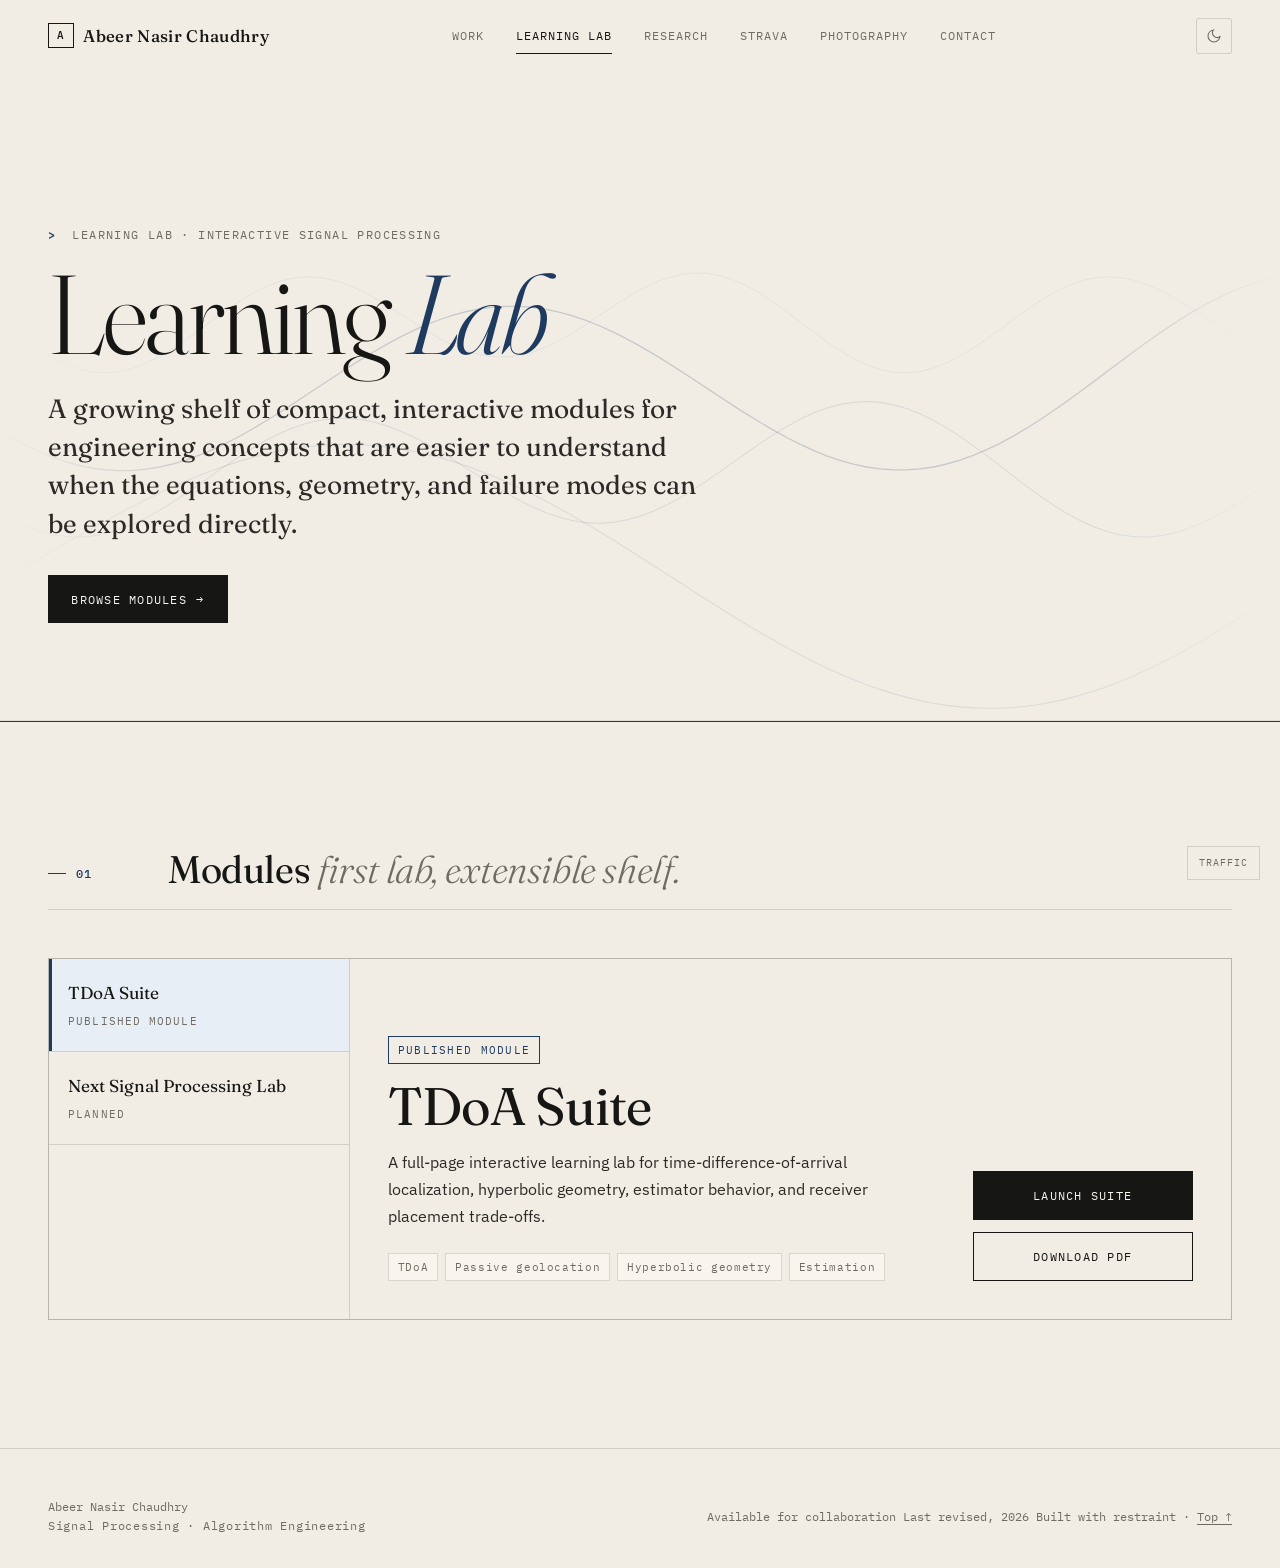
<file: learning.html>
<!DOCTYPE html>
<html lang="en">
<head>
  <meta charset="UTF-8" />
  <meta name="viewport" content="width=device-width, initial-scale=1.0" />
  <title>Learning Lab &middot; Abeer Nasir Chaudhry</title>
  <meta name="description" content="Interactive signal processing learning modules by Abeer Nasir Chaudhry, starting with the TDoA Suite for passive geolocation principles." />
  <link rel="stylesheet" href="styles.css" />
  <link rel="icon" href="data:image/svg+xml,%3Csvg xmlns='http://www.w3.org/2000/svg' viewBox='0 0 32 32'%3E%3Crect width='32' height='32' fill='%23F1EDE5'/%3E%3Ctext x='16' y='22' text-anchor='middle' font-family='Georgia,serif' font-size='18' fill='%23161614'%3EA%3C/text%3E%3C/svg%3E" />
  <script>
    (function() {
      var stored = localStorage.getItem('theme');
      var sysDark = window.matchMedia && window.matchMedia('(prefers-color-scheme: dark)').matches;
      var theme = stored || (sysDark ? 'dark' : 'light');
      document.documentElement.setAttribute('data-theme', theme);
    })();
  </script>
</head>
<body class="learning-page">

  <div class="ambient-signal" aria-hidden="true">
    <svg viewBox="0 0 1440 900" preserveAspectRatio="none">
      <defs>
        <linearGradient id="signalFade" x1="0" y1="0" x2="1" y2="0">
          <stop offset="0%" stop-color="currentColor" stop-opacity="0"/>
          <stop offset="15%" stop-color="currentColor" stop-opacity="1"/>
          <stop offset="85%" stop-color="currentColor" stop-opacity="1"/>
          <stop offset="100%" stop-color="currentColor" stop-opacity="0"/>
        </linearGradient>
      </defs>
      <path class="ambient-wave w1" d="" stroke="url(#signalFade)"/>
      <path class="ambient-wave w2" d="" stroke="url(#signalFade)"/>
      <path class="ambient-wave w3" d="" stroke="url(#signalFade)"/>
      <path class="ambient-wave w4" d="" stroke="url(#signalFade)"/>
    </svg>
  </div>

  <header class="site-header">
    <nav class="nav" aria-label="Primary">
      <a href="index.html" class="brand">
        <span class="glyph">A</span>
        <span>Abeer Nasir Chaudhry</span>
      </a>
      <button class="nav-toggle" aria-label="Toggle navigation" aria-expanded="false"><span></span></button>
      <div class="nav-links" id="navLinks">
        <a href="index.html#work">Work</a>
        <a href="learning.html" class="active">Learning Lab</a>
        <a href="research.html">Research</a>
        <a href="strava.html">Strava</a>
        <a href="photography.html">Photography</a>
        <a href="index.html#contact">Contact</a>
      </div>
      <button class="theme-toggle" id="themeToggle" aria-label="Toggle theme">
        <svg class="icon-moon" viewBox="0 0 24 24" fill="none" stroke="currentColor" stroke-width="1.6"><path d="M21 12.79A9 9 0 1 1 11.21 3 7 7 0 0 0 21 12.79z"/></svg>
        <svg class="icon-sun" viewBox="0 0 24 24" fill="none" stroke="currentColor" stroke-width="1.6"><circle cx="12" cy="12" r="4"/><path d="M12 2v2M12 20v2M4.93 4.93l1.41 1.41M17.66 17.66l1.41 1.41M2 12h2M20 12h2M4.93 19.07l1.41-1.41M17.66 6.34l1.41-1.41"/></svg>
      </button>
    </nav>
  </header>

  <main>
    <section class="learning-hero">
      <div class="container">
        <div class="learning-hero-grid reveal-stagger">
          <div class="learning-kicker mono">
            <span class="caret">&gt;</span>
            <span>Learning Lab &middot; Interactive signal processing</span>
          </div>
          <h1 class="learning-title">Learning <em>Lab</em></h1>
          <p class="learning-lead">
            A growing shelf of compact, interactive modules for engineering concepts that are easier to understand when the equations, geometry, and failure modes can be explored directly.
          </p>
          <div class="learning-hero-actions">
            <a class="btn btn-primary" href="#modules">Browse Modules <span class="arrow">&rarr;</span></a>
          </div>
        </div>
      </div>
    </section>

    <section id="modules" class="learning-modules">
      <div class="container">
        <header class="section-head reveal">
          <div class="section-num">01</div>
          <h2 class="section-title">Modules <em>first lab, extensible shelf.</em></h2>
        </header>

        <div class="learning-shell reveal">
          <div class="learning-tabs" id="learningTabs" role="tablist" aria-label="Learning Lab modules"></div>
          <div class="learning-panels" id="learningPanels"></div>
        </div>
      </div>
    </section>

  </main>

  <footer class="site-footer">
    <div class="container">
      <div class="brand-block">Abeer Nasir Chaudhry<br/>
        <span style="font-family:var(--mono);font-size:0.78rem;color:var(--ink-muted);letter-spacing:0.06em;">Signal Processing &middot; Algorithm Engineering</span>
      </div>
      <div class="meta">
        <span><span class="signal-dot"></span> Available for collaboration</span>
        <span>Last revised, <span id="footerYear">2026</span></span>
        <span>Built with restraint &middot; <a href="#" style="border-bottom:1px solid currentColor;">Top &uarr;</a></span>
      </div>
    </div>
  </footer>

  <div class="traffic-tools" id="trafficTools">
    <div class="traffic-panel" id="trafficPanel" hidden>
      <a href="https://visitorbadge.io/status?path=https%3A%2F%2Fabeernch.github.io%2Fportfolio%2F" target="_blank" rel="noopener noreferrer">Portfolio Home</a>
      <a href="https://visitorbadge.io/status?path=https%3A%2F%2Fabeernch.github.io%2Fportfolio%2Fassets%2Flearning%2Ftdoa%2FTDoA_Interactive.html" target="_blank" rel="noopener noreferrer">TDoA Suite</a>
    </div>
    <button class="traffic-toggle" id="trafficToggle" type="button" aria-controls="trafficPanel" aria-expanded="false">Traffic</button>
  </div>

  <script src="assets/learning/modules.js"></script>
  <script>
    (function () {
      var modules = window.learningLabModules || [];
      var tabs = document.getElementById('learningTabs');
      var panels = document.getElementById('learningPanels');
      if (!tabs || !panels || !modules.length) return;

      function escapeHtml(value) {
        return String(value || '').replace(/[&<>"']/g, function (ch) {
          return ({ '&': '&amp;', '<': '&lt;', '>': '&gt;', '"': '&quot;', "'": '&#39;' })[ch];
        });
      }

      function actionLink(href, label, extraAttrs) {
        if (!href) return '<span class="btn module-action-disabled" aria-disabled="true">' + escapeHtml(label) + '</span>';
        return '<a class="btn' + (label.indexOf('Launch') === 0 ? ' btn-primary' : '') + '" href="' + escapeHtml(href) + '"' + (extraAttrs || '') + '>' + escapeHtml(label) + '</a>';
      }

      tabs.innerHTML = modules.map(function (module, index) {
        var selected = index === 0;
        return '<button class="learning-tab' + (selected ? ' is-active' : '') + '" role="tab" id="tab-' + escapeHtml(module.id) + '" aria-controls="panel-' + escapeHtml(module.id) + '" aria-selected="' + selected + '" data-module="' + escapeHtml(module.id) + '">' +
          '<span class="learning-tab-title">' + escapeHtml(module.title) + '</span>' +
          '<span class="learning-tab-status">' + escapeHtml(module.status) + '</span>' +
        '</button>';
      }).join('');

      panels.innerHTML = modules.map(function (module, index) {
        var active = index === 0;
        var tags = (module.tags || []).map(function (tag) {
          return '<span>' + escapeHtml(tag) + '</span>';
        }).join('');
        return '<article class="learning-panel' + (active ? ' is-active' : '') + '" role="tabpanel" id="panel-' + escapeHtml(module.id) + '" aria-labelledby="tab-' + escapeHtml(module.id) + '"' + (active ? '' : ' hidden') + '>' +
          '<div class="learning-panel-copy">' +
            '<div class="card-tag">' + escapeHtml(module.status) + '</div>' +
            '<h3>' + escapeHtml(module.title) + '</h3>' +
            '<p>' + escapeHtml(module.summary) + '</p>' +
            '<div class="card-meta">' + tags + '</div>' +
          '</div>' +
          '<div class="learning-panel-actions">' +
            actionLink(module.launchHref, module.launchHref ? 'Launch Suite' : 'Launch Pending', module.launchHref ? ' target="_blank" rel="noopener"' : '') +
            actionLink(module.pdfHref, module.pdfHref ? 'Download PDF' : 'PDF Pending', module.pdfHref ? ' target="_blank" rel="noopener" download' : '') +
          '</div>' +
        '</article>';
      }).join('');

      tabs.addEventListener('click', function (event) {
        var btn = event.target.closest('.learning-tab');
        if (!btn) return;
        var id = btn.getAttribute('data-module');
        tabs.querySelectorAll('.learning-tab').forEach(function (tab) {
          var selected = tab === btn;
          tab.classList.toggle('is-active', selected);
          tab.setAttribute('aria-selected', selected ? 'true' : 'false');
        });
        panels.querySelectorAll('.learning-panel').forEach(function (panel) {
          var active = panel.id === 'panel-' + id;
          panel.classList.toggle('is-active', active);
          panel.hidden = !active;
        });
      });

      var trafficTools = document.getElementById('trafficTools');
      var trafficToggle = document.getElementById('trafficToggle');
      var trafficPanel = document.getElementById('trafficPanel');

      if (trafficTools && trafficToggle && trafficPanel) {
        trafficToggle.addEventListener('click', function () {
          var open = trafficToggle.getAttribute('aria-expanded') === 'true';
          trafficToggle.setAttribute('aria-expanded', open ? 'false' : 'true');
          trafficPanel.hidden = open;
        });

        document.addEventListener('click', function (event) {
          if (trafficPanel.hidden || trafficTools.contains(event.target)) return;
          trafficPanel.hidden = true;
          trafficToggle.setAttribute('aria-expanded', 'false');
        });
      }
    })();
  </script>
  <script src="main.js"></script>
</body>
</html>
</file>
<file: styles.css>
/* ============================================
   ABEER NASIR CHAUDHRY — Portfolio
   Design system & shared styles
   ============================================ */

@import url('https://fonts.googleapis.com/css2?family=Fraunces:ital,opsz,wght@0,9..144,300;0,9..144,400;0,9..144,500;0,9..144,600;1,9..144,400&family=IBM+Plex+Mono:wght@300;400;500;600&family=IBM+Plex+Sans:wght@300;400;500;600;700&display=swap');

/* ---------- Tokens ---------- */
:root {
  /* color */
  --bone:        #F1EDE5;
  --bone-light:  #F8F5EF;
  --bone-deep:   #E7E2D7;
  --ink:         #161614;
  --ink-soft:    #2B2A26;
  --ink-muted:   #6F6B62;
  --ink-faint:   #9A958A;
  --accent:      #1E3A5F;
  --accent-soft: #4A6E8F;
  --accent-deep: #142941;
  --accent-tint: #E8EEF5;
  --hairline:    rgba(22, 22, 20, 0.14);
  --hairline-2:  rgba(22, 22, 20, 0.08);
  --signal:      #B8531C; /* warm rare accent for highlights */

  /* type */
  --serif:       'Fraunces', 'Times New Roman', serif;
  --sans:        'IBM Plex Sans', system-ui, sans-serif;
  --mono:        'IBM Plex Mono', ui-monospace, monospace;

  /* layout */
  --max:         1280px;
  --gutter:      clamp(1.25rem, 4vw, 3rem);
  --section-y:   clamp(4rem, 10vw, 8rem);
}

/* ---------- Reset ---------- */
*, *::before, *::after { box-sizing: border-box; }
html { scroll-behavior: smooth; -webkit-font-smoothing: antialiased; -moz-osx-font-smoothing: grayscale; }
body {
  margin: 0;
  background: var(--bone);
  color: var(--ink);
  font-family: var(--sans);
  font-size: 16px;
  font-weight: 400;
  line-height: 1.55;
  text-rendering: optimizeLegibility;
}
a { color: inherit; text-decoration: none; }
img { max-width: 100%; display: block; }
button { font: inherit; color: inherit; background: none; border: 0; cursor: pointer; }
.sr-only {
  position: absolute;
  width: 1px;
  height: 1px;
  padding: 0;
  margin: -1px;
  overflow: hidden;
  clip: rect(0, 0, 0, 0);
  white-space: nowrap;
  border: 0;
}

/* selection */
::selection { background: var(--ink); color: var(--bone-light); }

/* scrollbar (subtle) */
::-webkit-scrollbar { width: 10px; height: 10px; }
::-webkit-scrollbar-track { background: var(--bone); }
::-webkit-scrollbar-thumb { background: var(--ink-faint); border: 2px solid var(--bone); border-radius: 10px; }
::-webkit-scrollbar-thumb:hover { background: var(--ink-muted); }

/* ---------- Typography utilities ---------- */
.label, .mono {
  font-family: var(--mono);
  font-size: 0.72rem;
  font-weight: 400;
  letter-spacing: 0.12em;
  text-transform: uppercase;
  color: var(--ink-muted);
}
.serif { font-family: var(--serif); }
.italic { font-style: italic; }

/* ---------- Layout primitives ---------- */
.container {
  max-width: var(--max);
  margin: 0 auto;
  padding: 0 var(--gutter);
}
.hairline { border: 0; border-top: 1px solid var(--hairline); margin: 0; }
.hairline-soft { border: 0; border-top: 1px solid var(--hairline-2); margin: 0; }

section { padding: var(--section-y) 0; position: relative; }
section + section { border-top: 1px solid var(--hairline-2); }

/* ---------- Ambient signal background ---------- */
.ambient-signal {
  position: fixed;
  inset: 0;
  pointer-events: none;
  z-index: 0;
  pointer-events: none;
  color: var(--accent);
  overflow: hidden;
}
.ambient-signal svg {
  width: 100%;
  height: 100%;
  display: block;
}
.ambient-signal .ambient-grid path {
  stroke: currentColor;
  stroke-width: 0.6;
  fill: none;
  opacity: 0.05;
}
.ambient-wave {
  fill: none;
  stroke-width: 1.2;
  opacity: 0.18;
}
.ambient-wave.w1 { opacity: 0.20; stroke-width: 1.3; }
.ambient-wave.w2 { opacity: 0.13; stroke-width: 1.0; color: var(--ink-soft); }
.ambient-wave.w3 { opacity: 0.10; stroke-width: 1.1; color: var(--signal); }
.ambient-wave.w4 { opacity: 0.08; stroke-width: 0.9; }

/* Site chrome must sit above the ambient layer */
.site-header, main, .site-footer { position: relative; z-index: 1; }
/* Sections are themed-bone — make them translucent so waves show through.
   Exception: dark-band and cta-strip have their own opaque tints. */
main > section:not(.cta-strip):not(.dark-band) { background: transparent !important; }
main > section.cta-strip,
main > section.paper-section.dark-band,
main > section.dark-band { /* keep their declared background */ }
main > section:nth-of-type(even) {
  background: rgba(248, 245, 239, 0.55) !important;
  backdrop-filter: blur(0.5px);
  -webkit-backdrop-filter: blur(0.5px);
}
[data-theme="dark"] main > section:nth-of-type(even) {
  background: rgba(20, 24, 31, 0.55) !important;
}
body { background: var(--bone); }

@media (prefers-reduced-motion: reduce) {
  .ambient-wave { animation: none !important; }
}

/* ---------- Section-stage transitions ---------- */
/* Each top-level <section id> becomes a "stage": once its top crosses into
   view, fade + slide in. Background subtly shifts on alternate stages to
   make the boundary feel like a hand-off, not a continuation. */
main > section {
  --stage-shift: 28px;
  opacity: 0;
  transform: translateY(var(--stage-shift));
  transition:
    opacity 0.95s cubic-bezier(.2,.65,.2,1),
    transform 0.95s cubic-bezier(.2,.65,.2,1),
    background-color 0.6s ease;
  will-change: opacity, transform;
}
main > section.stage-in {
  opacity: 1;
  transform: none;
}
/* Alternate background tone to give a clean hand-off between stages */
main > section:nth-of-type(even) {
  background: var(--bone-light);
}
/* The section-head badge slides in slightly later for a layered feel */
main > section .section-head {
  transition: opacity 0.9s ease 0.15s, transform 0.9s cubic-bezier(.2,.65,.2,1) 0.15s;
}
main > section:not(.stage-in) .section-head {
  opacity: 0;
  transform: translateY(12px);
}
/* A hairline accent that draws across the top of the active stage */
main > section::before {
  content: '';
  position: absolute;
  top: 0; left: 0;
  height: 1px;
  width: 0;
  background: var(--accent);
  transition: width 1.1s cubic-bezier(.2,.65,.2,1) 0.1s;
  pointer-events: none;
}
main > section.stage-in::before { width: 100%; }
/* First section (hero) shouldn't fade-in on load — it's the entry point */
main > section:first-of-type {
  opacity: 1;
  transform: none;
}
main > section:first-of-type::before { display: none; }
@media (prefers-reduced-motion: reduce) {
  main > section { opacity: 1; transform: none; transition: none; }
  main > section .section-head { opacity: 1; transform: none; }
  main > section::before { display: none; }
}

.section-head {
  display: grid;
  grid-template-columns: 6rem 1fr;
  align-items: baseline;
  gap: 1.5rem;
  margin-bottom: 3rem;
  padding-bottom: 1.25rem;
  border-bottom: 1px solid var(--hairline);
}
.section-num {
  font-family: var(--mono);
  font-size: 0.74rem;
  letter-spacing: 0.16em;
  color: var(--accent);
  align-self: end;
  padding-bottom: 0.4rem;
  font-weight: 500;
  position: relative;
}
.section-num::before {
  content: '';
  display: inline-block;
  width: 18px;
  height: 1px;
  background: var(--accent);
  margin-right: 0.6rem;
  vertical-align: 0.3em;
}
.section-title {
  font-family: var(--serif);
  font-weight: 400;
  font-size: clamp(1.6rem, 3vw, 2.4rem);
  line-height: 1.05;
  letter-spacing: -0.01em;
  margin: 0;
  font-variation-settings: "opsz" 60;
}
.section-title em { font-style: italic; color: var(--ink-muted); font-weight: 300; }

/* ---------- Header / nav ---------- */
.site-header {
  position: sticky;
  top: 0;
  z-index: 50;
  backdrop-filter: blur(12px);
  -webkit-backdrop-filter: blur(12px);
  background: rgba(241, 237, 229, 0.78);
  border-bottom: 1px solid transparent;
  transition: border-color 0.3s ease, background 0.3s ease;
}
.site-header.scrolled {
  border-bottom-color: var(--hairline);
  background: rgba(241, 237, 229, 0.88);
}
.nav {
  max-width: var(--max);
  margin: 0 auto;
  padding: 1.1rem var(--gutter);
  display: flex;
  align-items: center;
  justify-content: space-between;
  gap: 2rem;
}
.brand {
  font-family: var(--serif);
  font-weight: 500;
  font-size: 1.05rem;
  letter-spacing: 0.02em;
  display: inline-flex;
  align-items: center;
  gap: 0.6rem;
}
.brand .glyph {
  width: 1.6rem; height: 1.6rem;
  border: 1px solid var(--ink);
  display: inline-grid; place-items: center;
  font-family: var(--mono); font-size: 0.7rem; font-weight: 500;
  letter-spacing: 0;
}
.nav-links {
  display: flex;
  gap: 2rem;
  font-family: var(--mono);
  font-size: 0.78rem;
  letter-spacing: 0.08em;
  text-transform: uppercase;
}
.nav-links a {
  position: relative;
  color: var(--ink-muted);
  transition: color 0.2s ease;
  padding: 0.4rem 0;
}
.nav-links a:hover, .nav-links a.active {
  color: var(--ink);
}
.nav-links a.active::after {
  content: '';
  position: absolute;
  left: 0; right: 0; bottom: -2px;
  height: 1px;
  background: var(--ink);
}
.nav-toggle { display: none; }

@media (max-width: 720px) {
  .nav-links {
    position: absolute;
    top: 100%;
    right: 0; left: 0;
    flex-direction: column;
    gap: 0;
    background: var(--bone);
    border-top: 1px solid var(--hairline);
    border-bottom: 1px solid var(--hairline);
    padding: 0.5rem var(--gutter);
    max-height: 0;
    overflow: hidden;
    transition: max-height 0.3s ease;
  }
  .nav-links.open { max-height: 390px; }
  .nav-links a { padding: 0.9rem 0; border-bottom: 1px solid var(--hairline-2); }
  .nav-links a:last-child { border: 0; }
  .nav-toggle {
    display: inline-grid;
    place-items: center;
    width: 2.2rem; height: 2.2rem;
    border: 1px solid var(--hairline);
  }
  .nav-toggle span { width: 1rem; height: 1px; background: var(--ink); position: relative; }
  .nav-toggle span::before, .nav-toggle span::after {
    content: ''; position: absolute; left: 0; right: 0; height: 1px; background: var(--ink);
  }
  .nav-toggle span::before { top: -5px; }
  .nav-toggle span::after { top: 5px; }
}

/* ---------- Reveal animations (JS-controlled) ---------- */
.reveal {
  opacity: 0;
  transform: translateY(14px);
  transition: opacity 0.9s cubic-bezier(.2,.6,.2,1), transform 0.9s cubic-bezier(.2,.6,.2,1);
}
.reveal.in { opacity: 1; transform: none; }
.reveal-stagger > * {
  opacity: 0;
  transform: translateY(10px);
  transition: opacity 0.7s cubic-bezier(.2,.6,.2,1), transform 0.7s cubic-bezier(.2,.6,.2,1);
}
.reveal-stagger.in > * { opacity: 1; transform: none; }
.reveal-stagger.in > *:nth-child(1) { transition-delay: 0.05s; }
.reveal-stagger.in > *:nth-child(2) { transition-delay: 0.12s; }
.reveal-stagger.in > *:nth-child(3) { transition-delay: 0.19s; }
.reveal-stagger.in > *:nth-child(4) { transition-delay: 0.26s; }
.reveal-stagger.in > *:nth-child(5) { transition-delay: 0.33s; }
.reveal-stagger.in > *:nth-child(6) { transition-delay: 0.40s; }
.reveal-stagger.in > *:nth-child(7) { transition-delay: 0.47s; }
.reveal-stagger.in > *:nth-child(8) { transition-delay: 0.54s; }

@media (prefers-reduced-motion: reduce) {
  *, *::before, *::after {
    animation-duration: 0.001ms !important;
    transition-duration: 0.001ms !important;
  }
  .reveal, .reveal-stagger > * { opacity: 1; transform: none; }
}

/* ---------- Buttons ---------- */
.btn {
  display: inline-flex;
  align-items: center;
  gap: 0.6rem;
  padding: 0.85rem 1.4rem;
  font-family: var(--mono);
  font-size: 0.78rem;
  letter-spacing: 0.1em;
  text-transform: uppercase;
  border: 1px solid var(--ink);
  background: transparent;
  color: var(--ink);
  transition: background 0.2s ease, color 0.2s ease, transform 0.2s ease;
}
.btn:hover { background: var(--ink); color: var(--bone-light); }
.btn-primary { background: var(--ink); color: var(--bone-light); }
.btn-primary:hover { background: var(--ink-soft); }
.btn .arrow { display: inline-block; transition: transform 0.25s ease; }
.btn:hover .arrow { transform: translateX(3px); }

/* ---------- Footer ---------- */
.site-footer {
  border-top: 1px solid var(--hairline);
  padding: 3rem 0 2rem;
  font-family: var(--mono);
  font-size: 0.78rem;
  color: var(--ink-muted);
}
.site-footer .container {
  display: flex;
  justify-content: space-between;
  gap: 2rem;
  align-items: center;
}
.site-footer .copyright,
.site-footer .footer-top {
  letter-spacing: 0.08em;
  text-transform: uppercase;
}
.site-footer .footer-top {
  border-bottom: 1px solid currentColor;
  white-space: nowrap;
}

@media (max-width: 720px) {
  .site-footer .container {
    align-items: flex-start;
    flex-direction: column;
    gap: 0.8rem;
  }
}

/* ============================================
   PAGE: index.html
   ============================================ */

/* ---------- Hero ---------- */
.hero {
  padding: clamp(4rem, 10vw, 9rem) 0 clamp(3rem, 7vw, 6rem);
  position: relative;
  overflow: hidden;
}
.hero-grid {
  display: grid;
  grid-template-columns: 1fr;
  gap: 2.5rem;
  position: relative;
}
.hero-meta {
  display: flex;
  align-items: center;
  gap: 1rem;
  color: var(--ink-muted);
}
.hero-meta .dot {
  width: 6px; height: 6px; border-radius: 50%;
  background: var(--accent);
}
.hero-meta .caret {
  font-family: var(--mono);
  font-weight: 600;
  color: var(--accent);
  font-size: 0.95rem;
  line-height: 1;
  display: inline-block;
  animation: cliBlink 1.05s steps(1, end) infinite;
}
@keyframes cliBlink {
  0%, 49% { opacity: 1; }
  50%, 100% { opacity: 0; }
}
.hero-name {
  font-family: var(--serif);
  font-weight: 300;
  font-variation-settings: "opsz" 144;
  font-size: clamp(2.2rem, 6.4vw, 5.4rem);
  line-height: 1.0;
  letter-spacing: -0.025em;
  margin: 0.5rem 0 1.5rem;
  color: var(--ink);
  white-space: nowrap;
  overflow: hidden;
}
.hero-name .last {
  font-style: italic;
  font-weight: 300;
  color: var(--ink-soft);
  margin-left: 0.25em;
}
@media (max-width: 640px) {
  .hero-name { white-space: normal; font-size: clamp(2rem, 9vw, 3.4rem); }
  .hero-name .last { margin-left: 0.2em; }
}
.hero-tagline {
  font-family: var(--serif);
  font-style: italic;
  font-weight: 300;
  font-size: clamp(1.15rem, 2.2vw, 1.55rem);
  line-height: 1.4;
  color: var(--ink-soft);
  max-width: 38ch;
  margin: 0 0 2.5rem;
}
.hero-actions {
  display: flex;
  flex-wrap: wrap;
  gap: 1rem;
}

.hero-figure {
  position: relative;
  margin: 0;
}
.hero-portrait {
  width: min(62vw, 340px);
  aspect-ratio: 1;
  justify-self: start;
  border-radius: 50%;
  overflow: hidden;
  border: 1px solid rgba(22, 22, 20, 0.18);
  background: var(--bone-light);
  box-shadow:
    0 28px 70px rgba(22, 22, 20, 0.12),
    inset 0 0 0 10px rgba(241, 237, 229, 0.28);
  isolation: isolate;
}
.hero-portrait::before {
  content: '';
  position: absolute;
  inset: 0;
  border-radius: 50%;
  box-shadow: inset 0 0 0 1px rgba(248, 245, 239, 0.58);
  pointer-events: none;
  z-index: 1;
}
.hero-portrait::after {
  content: '';
  position: absolute;
  inset: 10%;
  border-radius: 50%;
  background: radial-gradient(circle at 52% 45%, rgba(30, 58, 95, 0.16), rgba(30, 58, 95, 0) 68%);
  z-index: -1;
}
.hero-portrait img {
  width: 100%;
  height: 100%;
  object-fit: cover;
  object-position: 50% 32%;
  filter: grayscale(1) contrast(1.08) brightness(1.02);
  opacity: 0.96;
}

/* signal SVG decoration — interactive grid with cursor spotlight */
.hero-signal {
  position: absolute;
  right: -8%;
  top: 50%;
  transform: translateY(-50%);
  width: 70vw;
  max-width: 900px;
  height: 700px;
  pointer-events: auto;
  display: none;
  z-index: 0;
}
@media (min-width: 880px) {
  .hero-signal { display: block; }
  .hero-grid {
    grid-template-columns: minmax(0, 1fr) minmax(260px, 400px);
    align-items: center;
    padding-right: 0;
    position: relative;
    z-index: 1;
  }
  .hero-meta,
  .hero-name,
  .hero-tagline,
  .hero-actions {
    grid-column: 1;
  }
  .hero-figure {
    grid-column: 2;
    grid-row: 1 / span 4;
    justify-self: end;
  }
}
@media (max-width: 879px) {
  .hero-portrait {
    width: min(76vw, 280px);
    margin-top: 0;
  }
}
.hero-signal svg {
  width: 100%;
  height: 100%;
  display: block;
}
.hero-signal .grid path {
  stroke: var(--ink);
  stroke-width: 0.5;
  fill: none;
}
.hero-signal .grid-base path { opacity: 0.04; }
.hero-signal .grid-spot path {
  stroke: var(--accent);
  stroke-width: 0.7;
  opacity: 0.9;
}
.hero-warp {
  transform-box: fill-box;
  transition: none;
}

/* ---------- Profile (about) ---------- */
.profile-lead {
  font-family: var(--serif);
  font-weight: 400;
  font-style: normal;
  font-size: clamp(1.5rem, 3.4vw, 2.4rem);
  line-height: 1.3;
  letter-spacing: -0.015em;
  color: var(--ink);
  max-width: 980px;
  margin: 0 0 3.5rem;
}
.profile-lead em {
  font-style: italic;
  color: var(--accent);
  font-weight: 400;
}
.profile-focus-strip {
  display: grid;
  grid-template-columns: repeat(5, 1fr);
  gap: 0;
  border-top: 1px solid var(--hairline);
  border-bottom: 1px solid var(--hairline);
  margin-bottom: 3.5rem;
}
.profile-focus {
  padding: 1.6rem 1.4rem;
  border-right: 1px solid var(--hairline);
  display: flex;
  flex-direction: column;
  gap: 0.5rem;
  position: relative;
  transition: background 0.25s ease;
}
.profile-focus:last-child { border-right: 0; }
.profile-focus:hover { background: var(--accent-tint); }
.profile-focus::before {
  content: '';
  position: absolute;
  top: 0; left: 0;
  width: 0; height: 2px;
  background: var(--accent);
  transition: width 0.4s ease;
}
.profile-focus:hover::before { width: 100%; }
.profile-focus-num {
  font-family: var(--mono);
  font-size: 0.66rem;
  color: var(--ink-faint);
  letter-spacing: 0.12em;
}
.profile-focus-name {
  font-family: var(--serif);
  font-size: 1.05rem;
  line-height: 1.25;
  color: var(--ink);
  font-weight: 500;
}
.profile-focus-name em {
  font-style: italic;
  font-weight: 400;
  color: var(--accent);
}
.profile-focus-desc {
  font-family: var(--sans);
  font-size: 0.82rem;
  line-height: 1.4;
  color: var(--ink-muted);
  margin-top: auto;
}
@media (max-width: 900px) {
  .profile-focus-strip { grid-template-columns: repeat(2, 1fr); }
  .profile-focus { border-bottom: 1px solid var(--hairline); }
  .profile-focus:nth-child(2) { border-right: 0; }
  .profile-focus:nth-child(4) { border-right: 0; }
  .profile-focus:nth-child(5) { grid-column: span 2; border-right: 0; border-bottom: 0; }
  .profile-focus:nth-child(3), .profile-focus:nth-child(4) { border-bottom: 1px solid var(--hairline); }
}
@media (max-width: 540px) {
  .profile-focus-strip { grid-template-columns: 1fr; }
  .profile-focus { border-right: 0 !important; border-bottom: 1px solid var(--hairline) !important; }
  .profile-focus:last-child { border-bottom: 0 !important; }
}
.profile-prose {
  display: grid;
  grid-template-columns: 1fr 1fr;
  gap: clamp(2rem, 5vw, 4rem);
  max-width: 1000px;
}
.profile-prose p {
  font-size: 1.05rem;
  line-height: 1.75;
  color: var(--ink-soft);
  margin: 0;
}
.profile-prose p strong {
  color: var(--ink);
  font-weight: 500;
}
.profile-prose p em {
  font-style: italic;
  color: var(--accent);
}
@media (max-width: 820px) {
  .profile-prose { grid-template-columns: 1fr; gap: 1.4rem; }
}

/* ---------- Experience ---------- */
.exp-list { list-style: none; margin: 0; padding: 0; }
.exp-item {
  display: grid;
  grid-template-columns: 8rem 1fr auto;
  gap: 2rem;
  padding: 2rem 0;
  border-bottom: 1px solid var(--hairline-2);
  align-items: start;
  cursor: pointer;
  transition: padding 0.3s ease;
}
.exp-item:hover { padding-left: 0.5rem; }
.exp-item:last-child { border-bottom: 0; }
.exp-period {
  font-family: var(--mono);
  font-size: 0.78rem;
  color: var(--ink-muted);
  letter-spacing: 0.04em;
  padding-top: 0.3rem;
}
.exp-period .now {
  display: inline-block;
  width: 6px; height: 6px;
  background: var(--accent);
  border-radius: 50%;
  margin-right: 0.4rem;
  vertical-align: middle;
  animation: pulse 2.5s ease-in-out infinite;
}
.exp-role {
  font-family: var(--serif);
  font-size: 1.4rem;
  font-weight: 400;
  font-variation-settings: "opsz" 60;
  letter-spacing: -0.005em;
  margin: 0 0 0.3rem;
  line-height: 1.2;
}
.exp-org {
  font-size: 0.95rem;
  color: var(--ink-muted);
  margin-bottom: 0.9rem;
}
.exp-detail {
  font-size: 0.95rem;
  color: var(--ink-soft);
  line-height: 1.6;
  max-width: 65ch;
  max-height: 0;
  overflow: hidden;
  transition: max-height 0.45s ease, margin 0.45s ease, opacity 0.45s ease;
  opacity: 0;
}
.exp-item.open .exp-detail {
  max-height: 600px;
  opacity: 1;
  margin-top: 0.6rem;
}
.exp-detail ul { padding-left: 1rem; margin: 0.6rem 0 0; }
.exp-detail li { margin-bottom: 0.4rem; }
.exp-toggle {
  font-family: var(--mono);
  font-size: 0.7rem;
  letter-spacing: 0.1em;
  text-transform: uppercase;
  color: var(--ink-faint);
  padding-top: 0.3rem;
  white-space: nowrap;
}
.exp-toggle::before { content: '+ '; transition: content 0.2s; display: inline; }
.exp-item.open .exp-toggle::before { content: '- '; }

@media (max-width: 720px) {
  .exp-item { grid-template-columns: 1fr; gap: 0.4rem; }
  .exp-toggle { justify-self: start; }
}

/* ---------- Projects ---------- */
.work-controls {
  display: flex;
  gap: 0.4rem;
  margin-bottom: 2rem;
  flex-wrap: wrap;
  font-family: var(--mono);
  font-size: 0.74rem;
  letter-spacing: 0.08em;
  text-transform: uppercase;
}
.filter-btn {
  padding: 0.5rem 0.9rem;
  border: 1px solid var(--hairline);
  color: var(--ink-muted);
  transition: all 0.2s ease;
}
.filter-btn:hover { color: var(--ink); border-color: var(--ink-muted); }
.filter-btn.active { background: var(--ink); color: var(--bone-light); border-color: var(--ink); }

.work-grid {
  display: grid;
  grid-template-columns: repeat(2, 1fr);
  gap: 1px;
  background: var(--hairline);
  border: 1px solid var(--hairline);
}
@media (max-width: 720px) {
  .work-grid { grid-template-columns: 1fr; }
}
.work-card {
  background: var(--bone);
  padding: 2rem;
  position: relative;
  display: flex;
  flex-direction: column;
  gap: 1rem;
  min-height: 280px;
  transition: background 0.3s ease;
  cursor: pointer;
  border-top: 2px solid transparent;
}
.work-card::before {
  content: '';
  position: absolute;
  top: 0; left: 0;
  width: 0;
  height: 2px;
  background: var(--accent);
  transition: width 0.4s cubic-bezier(0.2, 0.8, 0.2, 1);
}
.work-card:hover { background: var(--bone-light); }
.work-card:hover::before { width: 100%; }
.work-card.hidden { display: none; }
.work-card .work-meta {
  display: flex;
  justify-content: space-between;
  align-items: center;
  font-family: var(--mono);
  font-size: 0.7rem;
  letter-spacing: 0.08em;
  text-transform: uppercase;
  color: var(--ink-muted);
}
.work-card .work-cat {
  border: 1px solid var(--hairline);
  padding: 0.18rem 0.5rem;
}
.work-card h3 {
  font-family: var(--serif);
  font-weight: 400;
  font-variation-settings: "opsz" 80;
  font-size: 1.5rem;
  line-height: 1.15;
  margin: 0;
  letter-spacing: -0.01em;
  max-width: 32ch;
}
.work-card p {
  font-size: 0.92rem;
  line-height: 1.55;
  color: var(--ink-soft);
  margin: 0;
  max-width: 50ch;
  flex-grow: 1;
}
.work-stack {
  display: flex;
  flex-wrap: wrap;
  gap: 0.4rem;
  font-family: var(--mono);
  font-size: 0.68rem;
  letter-spacing: 0.06em;
  color: var(--ink-muted);
}
.work-stack span::after { content: '·'; margin-left: 0.4rem; color: var(--ink-faint); }
.work-stack span:last-child::after { content: ''; }

.work-card .arrow-corner {
  position: absolute;
  top: 1.4rem; right: 1.4rem;
  width: 0.9rem; height: 0.9rem;
  opacity: 0;
  transform: translate(-4px, 4px);
  transition: opacity 0.3s ease, transform 0.3s ease;
}
.work-card:hover .arrow-corner {
  opacity: 1;
  transform: none;
}
.work-card .arrow-corner svg { width: 100%; height: 100%; stroke: var(--ink); }

/* ---------- Publications ---------- */
.pub-list { margin: 0; padding: 0; list-style: none; }
.pub-item {
  display: grid;
  grid-template-columns: 3rem 1fr auto;
  gap: 2rem;
  padding: 1.5rem 0;
  border-bottom: 1px solid var(--hairline-2);
  align-items: baseline;
}
.pub-item:last-child { border-bottom: 0; }
.pub-num {
  font-family: var(--mono);
  font-size: 0.78rem;
  color: var(--ink-faint);
  letter-spacing: 0.05em;
}
.pub-title {
  font-family: var(--serif);
  font-size: 1.15rem;
  font-weight: 400;
  font-variation-settings: "opsz" 60;
  margin: 0 0 0.4rem;
  line-height: 1.3;
  letter-spacing: -0.005em;
}
.pub-meta {
  font-family: var(--mono);
  font-size: 0.74rem;
  color: var(--ink-muted);
  letter-spacing: 0.04em;
}
.pub-link {
  font-family: var(--mono);
  font-size: 0.74rem;
  letter-spacing: 0.1em;
  text-transform: uppercase;
  color: var(--ink-muted);
  border-bottom: 1px solid var(--hairline);
  padding-bottom: 0.1rem;
  white-space: nowrap;
  transition: color 0.2s, border-color 0.2s;
}
.pub-link:hover { color: var(--ink); border-color: var(--ink); }
@media (max-width: 720px) {
  .pub-item { grid-template-columns: 2rem 1fr; }
  .pub-link { grid-column: 2; margin-top: 0.4rem; justify-self: start; }
}

/* ---------- Education ---------- */
.edu-grid {
  display: grid;
  grid-template-columns: 1fr 1fr;
  gap: 2rem;
}
@media (max-width: 720px) { .edu-grid { grid-template-columns: 1fr; } }
.edu-card {
  border: 1px solid var(--hairline);
  border-left: 3px solid var(--accent);
  padding: 2rem;
  background: var(--bone-light);
  transition: transform 0.3s ease, box-shadow 0.3s ease;
}
.edu-card:hover {
  transform: translateY(-2px);
  box-shadow: 0 8px 24px rgba(30, 58, 95, 0.06);
}
.edu-card .label { margin-bottom: 1.2rem; color: var(--accent); font-weight: 500; }
.edu-card h3 {
  font-family: var(--serif);
  font-weight: 400;
  font-variation-settings: "opsz" 60;
  font-size: 1.4rem;
  margin: 0 0 0.4rem;
  line-height: 1.2;
}
.edu-card .school {
  color: var(--ink-muted);
  font-size: 0.95rem;
  margin-bottom: 1.5rem;
}
.edu-card dl {
  display: grid;
  grid-template-columns: auto 1fr;
  gap: 0.6rem 1.2rem;
  margin: 0;
  padding-top: 1.2rem;
  border-top: 1px solid var(--hairline-2);
}
.edu-card dt {
  font-family: var(--mono);
  font-size: 0.7rem;
  letter-spacing: 0.08em;
  text-transform: uppercase;
  color: var(--ink-faint);
}
.edu-card dd { margin: 0; font-size: 0.9rem; color: var(--ink-soft); }

/* ---------- Recognition ---------- */
.rec-list {
  list-style: none;
  margin: 0; padding: 0;
  display: grid;
  grid-template-columns: 1fr 1fr;
  gap: 0;
  border-top: 1px solid var(--hairline);
}
@media (max-width: 720px) { .rec-list { grid-template-columns: 1fr; } }
.rec-list li {
  padding: 1.5rem 1.2rem 1.5rem 0;
  border-bottom: 1px solid var(--hairline-2);
  display: grid;
  grid-template-columns: 4rem 1fr;
  gap: 1rem;
  align-items: baseline;
}
.rec-list li:nth-child(odd) { padding-right: 2rem; border-right: 1px solid var(--hairline-2); }
@media (max-width: 720px) {
  .rec-list li:nth-child(odd) { border-right: 0; padding-right: 0; }
}
.rec-year {
  font-family: var(--mono);
  font-size: 0.95rem;
  color: var(--accent);
  letter-spacing: 0.04em;
  font-weight: 500;
  line-height: 1.25;
}
.rec-title {
  font-family: var(--serif);
  font-size: 1.05rem;
  line-height: 1.35;
  color: var(--ink);
  font-weight: 400;
}
.rec-title em {
  font-style: italic;
  font-size: 0.85rem;
  color: var(--ink-muted);
  display: block;
  margin-top: 0.2rem;
  font-family: var(--sans);
}

/* ---------- Capabilities (Skills) ---------- */
.cap-grid {
  display: grid;
  grid-template-columns: 1fr 1fr;
  gap: 3rem;
}
@media (max-width: 820px) { .cap-grid { grid-template-columns: 1fr; gap: 2rem; } }
.cap-block h4 {
  font-family: var(--mono);
  font-size: 0.74rem;
  letter-spacing: 0.12em;
  text-transform: uppercase;
  color: var(--ink-faint);
  font-weight: 400;
  margin: 0 0 1.2rem;
  padding-bottom: 0.6rem;
  border-bottom: 1px solid var(--hairline-2);
}
.cap-list {
  list-style: none; margin: 0; padding: 0;
  display: flex; flex-wrap: wrap; gap: 0.4rem;
}
.cap-list li {
  font-family: var(--mono);
  font-size: 0.78rem;
  padding: 0.45rem 0.75rem;
  border: 1px solid var(--hairline);
  color: var(--ink-soft);
  letter-spacing: 0.02em;
  transition: all 0.2s ease;
  cursor: default;
}
.cap-list li.adv { color: var(--ink); border-color: var(--ink-muted); }
.cap-list li:hover,
.cap-list li.adv:hover {
  background: var(--accent);
  color: var(--bone-light);
  border-color: var(--accent);
}
.cap-list li:hover .level,
.cap-list li.adv:hover .level { color: var(--bone-deep); }
.cap-list li .level {
  font-size: 0.62rem;
  color: var(--ink-faint);
  margin-left: 0.4rem;
  letter-spacing: 0.06em;
}

/* ---------- Outside Work ---------- */
.outside-intro {
  display: grid;
  grid-template-columns: 1.4fr 1fr;
  gap: clamp(2rem, 5vw, 4rem);
  align-items: end;
  margin-bottom: 3rem;
  padding-bottom: 2rem;
  border-bottom: 1px solid var(--hairline-2);
}
.outside-lead {
  font-family: var(--serif);
  font-size: clamp(1.25rem, 2.4vw, 1.7rem);
  line-height: 1.4;
  letter-spacing: -0.01em;
  font-weight: 400;
  color: var(--ink-soft);
  margin: 0;
  max-width: 38ch;
}
.outside-lead em {
  font-style: italic;
  color: var(--accent);
}
.outside-links {
  display: flex;
  flex-direction: column;
  gap: 0.65rem;
  font-family: var(--mono);
  font-size: 0.74rem;
  letter-spacing: 0.1em;
  text-transform: uppercase;
}
.outside-link {
  display: flex;
  justify-content: space-between;
  align-items: center;
  gap: 1.5rem;
  min-height: 3.25rem;
  padding: 0.9rem 1rem;
  border: 1px solid rgba(79, 105, 72, 0.56);
  background: #586b4a;
  color: var(--bone-light);
  box-shadow: 0 10px 24px rgba(79, 105, 72, 0.16);
  transition: transform 0.2s ease, background 0.2s ease, border-color 0.2s ease, box-shadow 0.2s ease;
}
.outside-link:nth-child(2) { background: #647653; }
.outside-link.outside-link-ext { background: #4f6044; }
.outside-link:hover,
.outside-link:focus-visible {
  transform: translateY(-2px);
  background: #47583c;
  border-color: rgba(71, 88, 60, 0.88);
  box-shadow: 0 14px 30px rgba(79, 105, 72, 0.24);
  outline: 0;
}
.outside-link .arr {
  display: inline-grid;
  place-items: center;
  width: 1.55rem;
  aspect-ratio: 1;
  border: 1px solid rgba(248, 245, 239, 0.45);
  background: rgba(248, 245, 239, 0.12);
  transition: transform 0.25s ease, background 0.25s ease;
}
.outside-link:hover .arr,
.outside-link:focus-visible .arr {
  transform: translateX(3px);
  background: rgba(248, 245, 239, 0.2);
}

@media (max-width: 820px) {
  .outside-intro { grid-template-columns: 1fr; gap: 2rem; }
}

.outside-grid {
  display: grid;
  grid-template-columns: repeat(4, 1fr);
  border-top: 1px solid var(--hairline);
  border-left: 1px solid var(--hairline);
}
.outside-cell {
  position: relative;
  padding: clamp(1.6rem, 3vw, 2.4rem);
  border-right: 1px solid var(--hairline);
  border-bottom: 1px solid var(--hairline);
  display: flex;
  flex-direction: column;
  gap: 0.85rem;
  min-height: 260px;
  background: var(--bone);
  transition: background 0.3s ease;
}
.outside-cell::before {
  content: '';
  position: absolute;
  top: 0; left: 0;
  width: 0; height: 2px;
  background: var(--accent);
  transition: width 0.4s cubic-bezier(0.2, 0.8, 0.2, 1);
}
.outside-cell:hover { background: var(--bone-light); }
.outside-cell:hover::before { width: 100%; }
.outside-num {
  font-family: var(--mono);
  font-size: 0.66rem;
  letter-spacing: 0.14em;
  color: var(--ink-faint);
}
.outside-cell h3 {
  font-family: var(--serif);
  font-weight: 400;
  font-variation-settings: "opsz" 60;
  font-size: clamp(1.2rem, 1.7vw, 1.5rem);
  line-height: 1.15;
  letter-spacing: -0.01em;
  margin: 0;
  color: var(--ink);
}
.outside-cell h3 em {
  font-style: italic;
  color: var(--accent);
  font-weight: 400;
}
.outside-cell p {
  margin: 0;
  font-size: 0.9rem;
  line-height: 1.55;
  color: var(--ink-soft);
}
.outside-meta {
  margin-top: auto;
  padding-top: 0.4rem;
  font-family: var(--mono);
  font-size: 0.68rem;
  letter-spacing: 0.1em;
  text-transform: uppercase;
  color: var(--accent);
}

@media (max-width: 900px) { .outside-grid { grid-template-columns: repeat(2, 1fr); } }
@media (max-width: 540px) { .outside-grid { grid-template-columns: 1fr; } }

/* ---------- Contact ---------- */
.contact-grid {
  display: grid;
  grid-template-columns: 1fr 1fr;
  gap: 4rem;
  align-items: start;
}
@media (max-width: 820px) { .contact-grid { grid-template-columns: 1fr; gap: 2rem; } }
.contact-icons-only {
  display: block;
}
.contact-pitch {
  font-family: var(--serif);
  font-style: italic;
  font-weight: 300;
  font-variation-settings: "opsz" 144;
  font-size: clamp(1.6rem, 3.4vw, 2.4rem);
  line-height: 1.25;
  color: var(--ink);
  letter-spacing: -0.01em;
  max-width: 22ch;
  margin: 0;
}
.contact-pitch em { color: var(--accent); font-style: italic; }
.contact-list {
  list-style: none; margin: 0; padding: 0;
  display: grid;
  gap: 0;
  border-top: 1px solid var(--hairline);
}
.contact-icons {
  display: flex;
  flex-wrap: wrap;
  gap: 1rem 1.2rem;
  border: 0;
  padding-bottom: 2.1rem;
}
.contact-list li {
  display: grid;
  grid-template-columns: 7rem 1fr auto;
  gap: 1rem;
  align-items: center;
  padding: 1.2rem 0;
  border-bottom: 1px solid var(--hairline-2);
}
.contact-list .channel {
  font-family: var(--mono);
  font-size: 0.74rem;
  letter-spacing: 0.1em;
  text-transform: uppercase;
  color: var(--ink-faint);
}
.contact-list .value {
  font-family: var(--serif);
  font-size: 1.1rem;
  letter-spacing: -0.005em;
  min-width: 0;
  overflow-wrap: anywhere;
}
.contact-list .arr {
  font-family: var(--mono);
  font-size: 0.85rem;
  color: var(--ink-faint);
  transition: transform 0.25s, color 0.25s;
}
.contact-list a:hover .arr { transform: translate(2px, -2px); color: var(--ink); }
.contact-list a {
  display: contents;
}
.contact-icons li {
  display: block;
  padding: 0;
  border: 0;
}
.contact-icons .contact-icon-link {
  position: relative;
  display: inline-grid;
  place-items: center;
  width: clamp(4rem, 8vw, 4.8rem);
  aspect-ratio: 1;
  border: 1px solid var(--hairline);
  color: var(--ink);
  background: rgba(248, 245, 239, 0.42);
  line-height: 0;
  transition: transform 0.2s ease, background 0.2s ease, border-color 0.2s ease, color 0.2s ease;
}
.contact-icons .contact-icon-link::after {
  content: attr(data-platform);
  position: absolute;
  left: 50%;
  bottom: calc(100% + 0.62rem);
  transform: translate(-50%, 5px);
  opacity: 0;
  pointer-events: none;
  padding: 0.42rem 0.56rem;
  border: 1px solid var(--hairline);
  background: var(--ink);
  color: var(--bone-light);
  font-family: var(--mono);
  font-size: 0.66rem;
  line-height: 1;
  letter-spacing: 0.1em;
  text-transform: uppercase;
  white-space: nowrap;
  transition: opacity 0.18s ease, transform 0.18s ease;
  z-index: 3;
}
.contact-icons .contact-icon-link::before {
  content: '';
  position: absolute;
  left: 50%;
  bottom: calc(100% + 0.24rem);
  width: 0.58rem;
  height: 0.58rem;
  background: var(--ink);
  border-right: 1px solid var(--hairline);
  border-bottom: 1px solid var(--hairline);
  transform: translate(-50%, 6px) rotate(45deg);
  opacity: 0;
  pointer-events: none;
  transition: opacity 0.18s ease, transform 0.18s ease;
  z-index: 2;
}
.contact-icons .contact-icon-link:hover,
.contact-icons .contact-icon-link:focus-visible {
  transform: translateY(-2px);
  background: var(--ink);
  border-color: var(--ink);
  color: var(--bone-light);
  outline: 0;
}
.contact-icons .contact-icon-link:hover::after,
.contact-icons .contact-icon-link:focus-visible::after {
  opacity: 1;
  transform: translate(-50%, 0);
}
.contact-icons .contact-icon-link:hover::before,
.contact-icons .contact-icon-link:focus-visible::before {
  opacity: 1;
  transform: translate(-50%, 0) rotate(45deg);
}
.contact-icons svg {
  display: block;
  width: 2rem;
  height: 2rem;
  fill: none;
  stroke: currentColor;
  stroke-width: 1.7;
  stroke-linecap: round;
  stroke-linejoin: round;
}
.contact-icons li:nth-child(3) svg {
  width: 2.12rem;
  height: 2.12rem;
  fill: currentColor;
  stroke: none;
}
@media (max-width: 540px) {
  .contact-list li {
    grid-template-columns: minmax(0, 1fr) auto;
    gap: 0.35rem 1rem;
  }
  .contact-list .channel {
    grid-column: 1 / -1;
  }
  .contact-icons {
    gap: 0.8rem 1rem;
  }
  .contact-icons li {
    display: block;
  }
}

/* ============================================
   PAGE: strava.html (training log)
   ============================================ */

.page-hero {
  padding: clamp(3rem, 7vw, 6rem) 0 clamp(2rem, 4vw, 3.5rem);
  border-bottom: 1px solid var(--hairline);
}
.page-hero .label { margin-bottom: 1rem; }
.page-hero h1 {
  font-family: var(--serif);
  font-weight: 300;
  font-variation-settings: "opsz" 144;
  font-size: clamp(2.4rem, 6vw, 4.8rem);
  line-height: 1;
  letter-spacing: -0.025em;
  margin: 0 0 1.2rem;
}
.page-hero h1 em { font-style: italic; color: var(--ink-soft); }
.page-hero p {
  font-family: var(--serif);
  font-style: italic;
  font-weight: 300;
  font-size: 1.2rem;
  color: var(--ink-muted);
  max-width: 50ch;
  margin: 0;
}
.page-hero .breadcrumb {
  display: flex; align-items: center; gap: 0.6rem;
  font-family: var(--mono);
  font-size: 0.74rem;
  letter-spacing: 0.1em;
  text-transform: uppercase;
  color: var(--ink-muted);
  margin-bottom: 2rem;
}
.page-hero .breadcrumb a { color: var(--ink-muted); border-bottom: 1px solid var(--hairline); padding-bottom: 0.1rem; }
.page-hero .breadcrumb a:hover { color: var(--ink); }
.page-hero .breadcrumb .sep { color: var(--ink-faint); }

.disclaimer {
  margin-top: 1.4rem;
  font-family: var(--mono);
  font-size: 0.7rem;
  letter-spacing: 0.06em;
  color: var(--ink-faint);
  padding: 0.7rem 1rem;
  border-left: 2px solid var(--accent);
  background: var(--bone-light);
  max-width: 65ch;
}

/* Stats overview */
.stat-grid {
  display: grid;
  grid-template-columns: repeat(4, 1fr);
  gap: 1px;
  background: var(--hairline);
  border: 1px solid var(--hairline);
  margin-bottom: 3rem;
}
@media (max-width: 820px) { .stat-grid { grid-template-columns: 1fr 1fr; } }
.stat-cell {
  background: var(--bone);
  padding: 1.6rem 1.4rem;
}
.stat-cell .label { color: var(--ink-faint); margin-bottom: 0.6rem; font-size: 0.66rem; }
.stat-cell .num {
  font-family: var(--serif);
  font-weight: 400;
  font-variation-settings: "opsz" 80;
  font-size: clamp(1.7rem, 3vw, 2.4rem);
  line-height: 1;
  letter-spacing: -0.01em;
}
.stat-cell .unit {
  font-family: var(--mono);
  font-size: 0.7em;
  color: var(--ink-muted);
  margin-left: 0.2em;
}
.stat-cell .delta {
  font-family: var(--mono);
  font-size: 0.7rem;
  color: var(--ink-muted);
  margin-top: 0.6rem;
  letter-spacing: 0.04em;
}
.stat-cell .delta.up { color: #5a7a4a; }
.stat-cell .delta.down { color: #a55c4a; }

/* Filter pills */
.activity-toggle {
  display: flex;
  gap: 0.4rem;
  margin-bottom: 1.5rem;
  flex-wrap: wrap;
}
.toggle-pill {
  padding: 0.5rem 0.9rem;
  font-family: var(--mono);
  font-size: 0.72rem;
  letter-spacing: 0.08em;
  text-transform: uppercase;
  border: 1px solid var(--hairline);
  color: var(--ink-muted);
  background: var(--bone-light);
  transition: all 0.2s;
}
.toggle-pill:hover { color: var(--ink); border-color: var(--ink-muted); }
.toggle-pill.active { background: var(--ink); color: var(--bone-light); border-color: var(--ink); }

/* Chart panels */
.panel-grid {
  display: grid;
  grid-template-columns: 2fr 1fr;
  gap: 1.5rem;
  margin-bottom: 1.5rem;
}
@media (max-width: 920px) { .panel-grid { grid-template-columns: 1fr; } }

.panel {
  background: var(--bone-light);
  border: 1px solid var(--hairline);
  padding: 1.6rem;
}
.panel-head {
  display: flex;
  justify-content: space-between;
  align-items: baseline;
  padding-bottom: 1rem;
  margin-bottom: 1.4rem;
  border-bottom: 1px solid var(--hairline-2);
}
.panel-head h2 {
  font-family: var(--serif);
  font-weight: 400;
  font-variation-settings: "opsz" 60;
  font-size: 1.2rem;
  margin: 0;
  letter-spacing: -0.005em;
}
.panel-head .meta {
  font-family: var(--mono);
  font-size: 0.68rem;
  color: var(--ink-faint);
  letter-spacing: 0.08em;
  text-transform: uppercase;
}
.chart-wrap { position: relative; height: 280px; }
.chart-wrap canvas { max-width: 100%; }

/* Activity breakdown ring labels */
.legend {
  display: grid;
  gap: 0.8rem;
  margin-top: 1rem;
}
.legend-row {
  display: grid;
  grid-template-columns: 14px 1fr auto;
  gap: 0.7rem;
  align-items: center;
  font-family: var(--mono);
  font-size: 0.78rem;
  padding-bottom: 0.6rem;
  border-bottom: 1px solid var(--hairline-2);
}
.legend-row:last-child { border: 0; padding-bottom: 0; }
.legend-row .swatch { width: 10px; height: 10px; border-radius: 2px; }
.legend-row .name { color: var(--ink-soft); letter-spacing: 0.04em; }
.legend-row .pct { color: var(--ink-muted); }

/* Heatmap */
.heatmap {
  display: grid;
  grid-template-columns: auto 1fr;
  gap: 1rem;
  margin-top: 0.4rem;
}
.heatmap-labels {
  display: grid;
  grid-template-rows: repeat(7, 1fr);
  gap: 3px;
  font-family: var(--mono);
  font-size: 0.62rem;
  color: var(--ink-faint);
  letter-spacing: 0.04em;
  padding-top: 16px;
}
.heatmap-grid {
  display: grid;
  grid-auto-flow: column;
  grid-template-rows: repeat(7, 1fr);
  gap: 3px;
  overflow-x: auto;
}
.heatmap-cell {
  width: 12px; height: 12px;
  background: var(--bone-deep);
  border-radius: 2px;
  position: relative;
  transition: transform 0.15s ease;
  cursor: default;
}
.heatmap-cell:hover { transform: scale(1.4); z-index: 2; }
.heatmap-cell[data-level="1"] { background: #c8d4cc; }
.heatmap-cell[data-level="2"] { background: #88a597; }
.heatmap-cell[data-level="3"] { background: #4a7866; }
.heatmap-cell[data-level="4"] { background: var(--accent); }
.heatmap-legend {
  display: flex;
  align-items: center;
  gap: 0.5rem;
  margin-top: 0.8rem;
  font-family: var(--mono);
  font-size: 0.66rem;
  color: var(--ink-faint);
  letter-spacing: 0.06em;
}
.heatmap-legend .scale { display: flex; gap: 3px; }
.heatmap-legend .scale span {
  width: 10px; height: 10px; border-radius: 2px;
  display: block;
}

/* Recent activities table */
.recent-list { margin: 0; padding: 0; list-style: none; }
.recent-row {
  display: grid;
  grid-template-columns: 5rem 2.5fr 1fr 1fr 1fr 0.7fr;
  gap: 1rem;
  padding: 0.9rem 0;
  border-bottom: 1px solid var(--hairline-2);
  align-items: center;
  font-size: 0.9rem;
}
.recent-row:last-child { border: 0; }
.recent-row.head {
  font-family: var(--mono);
  font-size: 0.66rem;
  letter-spacing: 0.1em;
  text-transform: uppercase;
  color: var(--ink-faint);
  padding-bottom: 0.6rem;
  border-bottom: 1px solid var(--hairline);
}
.recent-row .date {
  font-family: var(--mono);
  font-size: 0.78rem;
  color: var(--ink-muted);
  letter-spacing: 0.04em;
}
.recent-row .title {
  font-family: var(--serif);
  font-size: 1.02rem;
  font-variation-settings: "opsz" 60;
  letter-spacing: -0.005em;
}
.recent-row .title small { display: block; font-family: var(--mono); font-size: 0.66rem; color: var(--ink-faint); letter-spacing: 0.06em; text-transform: uppercase; margin-top: 0.2rem; }
.recent-row .num { font-family: var(--mono); font-size: 0.86rem; }
.recent-row .num small { color: var(--ink-faint); margin-left: 2px; }
.recent-row .badge {
  display: inline-block;
  font-family: var(--mono);
  font-size: 0.66rem;
  padding: 0.18rem 0.45rem;
  border: 1px solid currentColor;
  letter-spacing: 0.06em;
  text-transform: uppercase;
}
.badge-ride { color: #1E3A5F; }
.badge-run  { color: #8a4a32; }
.badge-swim { color: #3a5a7a; }

@media (max-width: 820px) {
  .recent-row { grid-template-columns: 1fr 1fr; gap: 0.4rem 1rem; }
  .recent-row.head { display: none; }
  .recent-row .date { grid-column: 1 / 3; color: var(--ink-faint); font-size: 0.7rem; }
  .recent-row .title { grid-column: 1 / 3; }
}

/* ============================================
   PAGE: photography.html
   ============================================ */
.gallery-controls {
  display: flex;
  justify-content: space-between;
  align-items: center;
  flex-wrap: wrap;
  gap: 1rem;
  padding-bottom: 1.2rem;
  margin-bottom: 2.5rem;
  border-bottom: 1px solid var(--hairline);
}
.gallery-filters {
  display: flex; gap: 0.4rem; flex-wrap: wrap;
}
.gallery-meta {
  font-family: var(--mono);
  font-size: 0.74rem;
  color: var(--ink-muted);
  letter-spacing: 0.08em;
}
.gallery-meta strong { color: var(--ink); font-weight: 500; }

.gallery {
  display: grid;
  grid-template-columns: repeat(12, 1fr);
  gap: 1.2rem;
  grid-auto-rows: 18vh;
}
@media (max-width: 820px) { .gallery { grid-auto-rows: 26vh; } }
.photo {
  position: relative;
  overflow: hidden;
  background: var(--bone-deep);
  cursor: pointer;
  transition: filter 0.4s ease, opacity 0.4s ease;
}
.photo.dim { opacity: 0.25; filter: grayscale(80%); pointer-events: none; }
.photo img {
  width: 100%; height: 100%;
  object-fit: cover;
  transition: transform 1.2s cubic-bezier(.2,.6,.2,1), filter 0.5s ease;
  filter: saturate(0.9) contrast(1.02);
}
.photo:hover img { transform: scale(1.05); filter: saturate(1) contrast(1.05); }

.photo-meta {
  position: absolute;
  inset: auto 0 0 0;
  padding: 1rem 1.2rem;
  background: linear-gradient(to top, rgba(0,0,0,0.65), transparent);
  color: var(--bone-light);
  display: flex;
  justify-content: space-between;
  align-items: flex-end;
  gap: 1rem;
  opacity: 0;
  transform: translateY(8px);
  transition: opacity 0.3s ease, transform 0.3s ease;
  pointer-events: none;
}
.photo:hover .photo-meta { opacity: 1; transform: none; }
.photo-meta .place {
  font-family: var(--serif);
  font-size: 1.05rem;
  font-variation-settings: "opsz" 60;
  letter-spacing: -0.005em;
  line-height: 1.2;
}
.photo-meta .place small {
  display: block;
  font-family: var(--mono);
  font-size: 0.68rem;
  letter-spacing: 0.08em;
  text-transform: uppercase;
  opacity: 0.7;
  margin-top: 0.15rem;
}
.photo-meta .exif {
  font-family: var(--mono);
  font-size: 0.66rem;
  letter-spacing: 0.06em;
  text-align: right;
  opacity: 0.85;
}
.photo-meta .exif span { display: block; }

/* photo grid spans */
.photo.span-tall { grid-row: span 2; }
.photo.span-wide { grid-column: span 2; }
.photo.span-large { grid-row: span 2; grid-column: span 2; }
.photo.span-3 { grid-column: span 3; }
.photo.span-4 { grid-column: span 4; }
.photo.span-5 { grid-column: span 5; }
.photo.span-6 { grid-column: span 6; }
.photo.span-7 { grid-column: span 7; }
.photo.span-8 { grid-column: span 8; }

@media (min-width: 821px) {
  .photo { grid-column: span 4; }
  .photo.feature { grid-column: span 7; grid-row: span 2; }
  .photo.tall    { grid-column: span 5; grid-row: span 2; }
  .photo.medium  { grid-column: span 4; }
  .photo.wide    { grid-column: span 8; }
  .photo.small   { grid-column: span 4; }
  .photo.half    { grid-column: span 6; }
}
@media (max-width: 820px) {
  .photo { grid-column: span 12 !important; grid-row: span 1 !important; }
}

/* lightbox */
.lightbox {
  position: fixed; inset: 0;
  background: rgba(20, 18, 16, 0.94);
  z-index: 100;
  display: none;
  padding: 4rem;
  align-items: center;
  justify-content: center;
}
.lightbox.open { display: flex; }
.lightbox-inner {
  position: relative;
  max-width: 90vw;
  max-height: 85vh;
  display: flex;
  flex-direction: column;
  gap: 1rem;
}
.lightbox img {
  max-width: 100%;
  max-height: 75vh;
  object-fit: contain;
}
.lightbox-info {
  display: flex; justify-content: space-between; align-items: baseline;
  color: var(--bone-light);
  font-family: var(--mono);
  font-size: 0.78rem;
  letter-spacing: 0.06em;
  padding-top: 0.8rem;
  border-top: 1px solid rgba(255,255,255,0.12);
}
.lightbox-info .place {
  font-family: var(--serif);
  font-size: 1.4rem;
  letter-spacing: -0.005em;
}
.lightbox-close {
  position: absolute;
  top: 1.2rem; right: 1.2rem;
  width: 2.4rem; height: 2.4rem;
  border: 1px solid var(--bone-light);
  color: var(--bone-light);
  display: grid; place-items: center;
  font-family: var(--mono);
  font-size: 1rem;
  background: transparent;
  z-index: 2;
}
.lightbox-close:hover { background: var(--bone-light); color: var(--ink); }
@media (max-width: 720px) {
  .lightbox { padding: 1rem; }
  .lightbox-info { flex-direction: column; gap: 0.4rem; }
}

/* ============================================
   RESEARCH PAGE — IEEE TAES paper deep-dive
   ============================================ */

.research-page { background: var(--bone); }

/* ---------- Hero ---------- */
.research-hero {
  position: relative;
  padding: clamp(7rem, 14vw, 11rem) var(--gutter) clamp(4rem, 8vw, 6rem);
  max-width: var(--max);
  margin: 0 auto;
  overflow: hidden;
}
.research-hero-bg {
  position: absolute;
  top: 0; right: 0;
  -webkit-mask-image:
    radial-gradient(ellipse 70% 60% at 55% 50%, #000 15%, transparent 100%);
          mask-image:
    radial-gradient(ellipse 70% 60% at 55% 50%, #000 15%, transparent 100%);
  width: 65%;
  max-width: 800px;
  height: 100%;
  opacity: 0.85;
  pointer-events: none;
  z-index: 0;
}
.research-hero-inner { position: relative; z-index: 1; max-width: 760px; }
.research-hero-meta {
  display: flex;
  flex-wrap: wrap;
  gap: 1rem 1.6rem;
  margin-bottom: 2rem;
  padding-bottom: 1.2rem;
  border-bottom: 1px solid var(--hairline);
}
.research-hero-meta .mono-label.dim { color: var(--ink-faint); }
.research-hero-title {
  font-family: var(--serif);
  font-weight: 400;
  font-size: clamp(2.2rem, 5.4vw, 4.2rem);
  line-height: 1.04;
  letter-spacing: -0.02em;
  color: var(--ink);
  margin: 0 0 1.6rem;
  font-variation-settings: "opsz" 96;
}
.research-hero-title em {
  font-style: italic;
  color: var(--accent);
}
.research-hero-byline {
  font-family: var(--mono);
  font-size: 0.86rem;
  color: var(--ink-muted);
  letter-spacing: 0.02em;
  margin: 0 0 2.4rem;
  display: flex;
  flex-wrap: wrap;
  gap: 0.4rem 0.8rem;
}
.research-hero-byline .sep { color: var(--ink-faint); }
.research-hero-actions { display: flex; flex-wrap: wrap; gap: 0.8rem; }

@media (max-width: 700px) {
  .research-hero-bg { width: 100%; opacity: 0.25; }
}

/* ---------- Research tabs ---------- */
.research-tabs-shell {
  padding: clamp(2.4rem, 5vw, 4rem) 0;
  border-bottom: 1px solid var(--hairline);
  background: linear-gradient(180deg, rgba(248,245,239,0.92), rgba(241,237,229,0.72));
}
.research-tabs-shell .container {
  max-width: var(--max);
  margin: 0 auto;
  padding: 0 var(--gutter);
}
.research-tabs-intro {
  display: grid;
  gap: 0.8rem;
  margin-bottom: 1.6rem;
}
.research-tabs {
  display: grid;
  grid-template-columns: repeat(3, minmax(0, 1fr));
  gap: 0.8rem;
}
.research-tab {
  display: grid;
  gap: 0.35rem;
  min-height: 6.2rem;
  align-content: center;
  padding: 1rem 1.05rem;
  border: 1px solid rgba(30, 58, 95, 0.24);
  background: rgba(248,245,239,0.86);
  color: var(--ink);
  text-align: left;
  box-shadow: inset 0 0 0 1px rgba(255,255,255,0.28);
  transition: transform 0.2s ease, background 0.2s ease, border-color 0.2s ease, color 0.2s ease, box-shadow 0.2s ease;
}
.research-tab:hover,
.research-tab:focus-visible {
  transform: translateY(-2px);
  border-color: rgba(79, 105, 72, 0.64);
  background: #eef0e7;
  color: var(--ink);
  box-shadow: 0 12px 26px rgba(30,58,95,0.08);
  outline: 0;
}
.research-tab.is-active {
  background: #4f6044;
  border-color: #4f6044;
  color: var(--bone-light);
  box-shadow: 0 14px 30px rgba(79,105,72,0.22);
}
.research-tab-kicker {
  font-family: var(--mono);
  font-size: 0.68rem;
  letter-spacing: 0.1em;
  text-transform: uppercase;
  color: currentColor;
  opacity: 0.82;
}
.research-tab:not(.is-active) .research-tab-kicker { color: var(--accent); opacity: 1; }
.research-tab-title {
  font-family: var(--serif);
  font-size: clamp(1.05rem, 1.5vw, 1.25rem);
  line-height: 1.15;
  letter-spacing: -0.005em;
}
.research-tab-panels {
  background: var(--bone);
}
.research-tab-panel[hidden] {
  display: none;
}
.research-tab-panel:focus {
  outline: none;
}
.research-summary-panel {
  min-height: 48vh;
}
.research-summary-grid {
  display: grid;
  grid-template-columns: repeat(3, minmax(0, 1fr));
  gap: 1rem;
  margin-top: 2.2rem;
}
.research-detail-grid {
  display: grid;
  grid-template-columns: repeat(2, minmax(0, 1fr));
  gap: 1rem;
  margin-top: 1rem;
}
.research-summary-card {
  border: 1px solid var(--hairline);
  background: var(--bone-light);
  padding: 1.3rem;
}
.research-detail-card {
  border: 1px solid rgba(30, 58, 95, 0.16);
  background: rgba(248,245,239,0.58);
  padding: 1.3rem;
}
.research-summary-card h3,
.research-detail-card h3 {
  margin: 0.65rem 0 0.55rem;
  font-family: var(--serif);
  font-size: 1.18rem;
  line-height: 1.2;
  letter-spacing: -0.005em;
}
.research-summary-card p,
.research-detail-card p {
  margin: 0;
  color: var(--ink-soft);
  font-size: 0.94rem;
  line-height: 1.6;
}
.research-figure-grid {
  display: grid;
  grid-template-columns: repeat(2, minmax(0, 1fr));
  gap: 1rem;
  margin-top: 1.2rem;
}
.research-paper-figure {
  margin: 0;
  border: 1px solid var(--hairline);
  background: var(--bone-light);
  overflow: hidden;
}
.research-paper-figure img {
  width: 100%;
  height: auto;
  display: block;
}
.research-paper-figure figcaption {
  padding: 0.75rem 0.9rem 0.9rem;
  border-top: 1px solid var(--hairline-2);
  font-size: 0.88rem;
  line-height: 1.45;
  color: var(--ink-soft);
}
.research-paper-figure .fig-num {
  display: block;
  margin-bottom: 0.25rem;
  font-family: var(--mono);
  font-size: 0.7rem;
  letter-spacing: 0.08em;
  text-transform: uppercase;
  color: var(--accent);
}
.research-panel-actions {
  display: flex;
  flex-wrap: wrap;
  gap: 0.8rem;
  margin-top: 2rem;
}
@media (max-width: 820px) {
  .research-tabs,
  .research-summary-grid,
  .research-figure-grid {
    grid-template-columns: 1fr;
  }
  .research-tab {
    min-height: 5rem;
  }
}

/* ---- research hero animation ---- */
.research-hero-bg .rh-beam-rot {
  transform-box: fill-box;
  transform-origin: center;
  animation: rh-beam-steer 11s cubic-bezier(.45,.05,.55,.95) infinite;
}
@keyframes rh-beam-steer {
  0%   { transform: rotate(-32deg); }
  25%  { transform: rotate(-22deg); }
  50%  { transform: rotate(-12deg); }
  75%  { transform: rotate(-22deg); }
  100% { transform: rotate(-32deg); }
}

.research-hero-bg .rh-rangesweep {
  animation: rh-rangesweep 7s linear infinite;
}
@keyframes rh-rangesweep {
  0%   { transform: translateX(-80px); opacity: 0; }
  20%  { opacity: 1; }
  80%  { opacity: 1; }
  100% { transform: translateX(960px); opacity: 0; }
}

.research-hero-bg .rh-rings circle {
  transform-box: fill-box;
  transform-origin: center;
  animation: rh-ring 4.5s ease-out infinite;
  opacity: 0;
}
.research-hero-bg .rh-rings circle:nth-child(1) { animation-delay: 0s; }
.research-hero-bg .rh-rings circle:nth-child(2) { animation-delay: 1.5s; }
.research-hero-bg .rh-rings circle:nth-child(3) { animation-delay: 3s; }
@keyframes rh-ring {
  0%   { transform: scale(0.2); opacity: 0; }
  20%  { opacity: 0.35; }
  100% { transform: scale(5); opacity: 0; }
}

.research-hero-bg .rh-elements circle {
  animation: rh-element-pulse 2.4s ease-in-out infinite;
}
.research-hero-bg .rh-elements circle:nth-child(1) { animation-delay: 0s;    }
.research-hero-bg .rh-elements circle:nth-child(2) { animation-delay: 0.08s; }
.research-hero-bg .rh-elements circle:nth-child(3) { animation-delay: 0.16s; }
.research-hero-bg .rh-elements circle:nth-child(4) { animation-delay: 0.24s; }
.research-hero-bg .rh-elements circle:nth-child(5) { animation-delay: 0.32s; }
.research-hero-bg .rh-elements circle:nth-child(6) { animation-delay: 0.40s; }
.research-hero-bg .rh-elements circle:nth-child(7) { animation-delay: 0.48s; }
@keyframes rh-element-pulse {
  0%, 100% { opacity: 0.35; }
  50%      { opacity: 1; }
}

.research-hero-bg .rh-target-ping {
  transform-box: fill-box;
  transform-origin: center;
  animation: rh-target-ping 2.2s ease-out infinite;
}
@keyframes rh-target-ping {
  0%   { transform: scale(1);   opacity: 0.9; }
  100% { transform: scale(3.6); opacity: 0;   }
}

@media (prefers-reduced-motion: reduce) {
  .research-hero-bg .rh-beam-rot,
  .research-hero-bg .rh-rangesweep,
  .research-hero-bg .rh-rings circle,
  .research-hero-bg .rh-elements circle,
  .research-hero-bg .rh-target-ping {
    animation: none;
  }
}

/* ---------- Generic paper section ---------- */
.paper-section {
  padding: clamp(4rem, 8vw, 7rem) 0;
  position: relative;
}
.paper-section .container {
  max-width: var(--max);
  margin: 0 auto;
  padding: 0 var(--gutter);
}
.paper-section .container.narrow { max-width: 880px; }
.paper-section .figure-intro {
  font-family: var(--serif);
  font-size: clamp(1.05rem, 1.6vw, 1.2rem);
  line-height: 1.65;
  color: var(--ink-soft);
  max-width: 760px;
  margin: 0 auto 3rem;
  text-align: center;
}

/* dark band — for problem / challenges */
.paper-section.dark-band {
  background: var(--ink);
  color: var(--bone-light);
}
.paper-section.dark-band .section-num { color: var(--bone-deep); }
.paper-section.dark-band .section-num::before { background: var(--bone-deep); }
.paper-section.dark-band .section-head.light .section-title {
  color: var(--bone-light);
}
.paper-section.dark-band .section-head.light .section-title em {
  color: var(--bone-deep);
}

/* ---------- Abstract ---------- */
.abstract-grid {
  display: grid;
  grid-template-columns: 1.4fr 1fr;
  gap: clamp(2rem, 5vw, 4rem);
  align-items: start;
}
.abstract-prose .lead {
  font-family: var(--serif);
  font-size: clamp(1.3rem, 2.2vw, 1.7rem);
  line-height: 1.45;
  font-weight: 400;
  color: var(--ink);
  margin: 0 0 1.4rem;
  letter-spacing: -0.01em;
}
.abstract-prose p {
  font-size: 1.02rem;
  line-height: 1.7;
  color: var(--ink-soft);
  margin: 0 0 1.2rem;
}
.abstract-prose strong { color: var(--ink); font-weight: 600; }
.abstract-prose em { font-style: italic; color: var(--accent); }

.abstract-aside {
  background: var(--bone-light);
  border: 1px solid var(--hairline);
  padding: 1.6rem 1.8rem;
  font-size: 0.92rem;
}
.aside-row {
  display: grid;
  grid-template-columns: 90px 1fr;
  gap: 1rem;
  padding: 0.9rem 0;
  border-bottom: 1px solid var(--hairline-2);
}
.aside-row.last { border-bottom: 0; padding-bottom: 0.2rem; }
.aside-row:first-child { padding-top: 0.2rem; }
.aside-key {
  font-family: var(--mono);
  font-size: 0.7rem;
  letter-spacing: 0.08em;
  text-transform: uppercase;
  color: var(--ink-faint);
  padding-top: 0.15rem;
}
.aside-val { color: var(--ink-soft); line-height: 1.5; font-size: 0.9rem; }

@media (max-width: 800px) {
  .abstract-grid { grid-template-columns: 1fr; }
}

/* ---------- Problem cards (dark band) ---------- */
.problem-grid {
  display: grid;
  grid-template-columns: repeat(3, 1fr);
  gap: 1.4rem;
  margin-top: 3rem;
}
.problem-card {
  background: rgba(255, 255, 255, 0.04);
  border: 1px solid rgba(255, 255, 255, 0.1);
  padding: 1.8rem 1.6rem;
  display: flex;
  flex-direction: column;
  gap: 0.8rem;
  position: relative;
  overflow: hidden;
}
.problem-card::before {
  content: '';
  position: absolute;
  top: 0; left: 0;
  width: 100%; height: 2px;
  background: linear-gradient(90deg, var(--signal) 0%, transparent 60%);
}
.problem-num {
  font-family: var(--mono);
  font-size: 0.76rem;
  color: var(--signal);
  letter-spacing: 0.1em;
}
.problem-card h3 {
  font-family: var(--serif);
  font-weight: 400;
  font-size: 1.25rem;
  line-height: 1.3;
  margin: 0;
  color: var(--bone-light);
}
.problem-card p {
  font-size: 0.92rem;
  line-height: 1.6;
  color: var(--bone-deep);
  margin: 0;
  opacity: 0.85;
}

@media (max-width: 800px) {
  .problem-grid { grid-template-columns: 1fr; }
}

/* ---------- Paper figure (geometry SVG, decay curve) ---------- */
.paper-figure {
  margin: 3rem auto 0;
  max-width: 980px;
}
.paper-figure svg {
  width: 100%;
  height: auto;
  background: var(--bone-light);
  border: 1px solid var(--hairline);
  padding: 1.5rem;
  display: block;
}
.paper-figure figcaption {
  font-family: var(--serif);
  font-style: italic;
  font-size: 0.96rem;
  line-height: 1.6;
  color: var(--ink-muted);
  margin-top: 1rem;
  padding: 0 1rem;
  text-align: center;
}
.paper-figure .fig-num {
  display: inline;
  font-family: var(--mono);
  font-style: normal;
  font-size: 0.78rem;
  color: var(--ink);
  letter-spacing: 0.05em;
  margin-right: 0.6rem;
  font-weight: 500;
}

.geom-svg .axis-lbl,
.geom-svg .ann-lbl,
.geom-svg .d-lbl,
.geom-svg .target-lbl,
.geom-svg .r-lbl,
.geom-svg .theta-lbl,
.geom-svg .v-lbl {
  font-family: 'IBM Plex Mono', monospace;
  font-size: 12px;
  fill: var(--ink-soft);
}
.geom-svg .target-lbl { font-size: 11px; }
.geom-svg .r-lbl { font-size: 13px; font-style: italic; }
.geom-svg .theta-lbl { font-size: 12px; }
.geom-svg .v-lbl { font-weight: 600; font-size: 13px; }

.decay-svg .axis-lbl,
.decay-svg .tick-lbl {
  font-family: 'IBM Plex Mono', monospace;
  font-size: 11px;
  fill: var(--ink-muted);
}
.decay-svg .tick-lbl text { font-size: 10px; }

/* ---------- Equation band ---------- */
.equation-band { background: var(--bone-light); }
.eq-block {
  display: grid;
  grid-template-columns: 60px 1fr;
  gap: 2rem;
  padding: 2.2rem 0;
  border-bottom: 1px solid var(--hairline);
}
.eq-block > * { min-width: 0; }
.eq-block:last-child { border-bottom: 0; }
.eq-num {
  font-family: var(--mono);
  font-size: 0.84rem;
  color: var(--signal);
  letter-spacing: 0.05em;
  padding-top: 0.6rem;
}
.eq-display {
  font-family: var(--serif);
  font-style: italic;
  font-size: clamp(1.05rem, 1.7vw, 1.3rem);
  line-height: 1.7;
  color: var(--ink);
  background: var(--bone);
  border-left: 3px solid var(--accent);
  padding: 1.2rem 1.6rem;
  margin-bottom: 1rem;
  max-width: 100%;
  min-width: 0;
  overflow-x: auto;
  white-space: normal;
}
.eq-display strong, .eq-display em { color: var(--accent); }
.eq-caption {
  font-size: 1rem;
  line-height: 1.65;
  color: var(--ink-soft);
  margin: 0;
}
.eq-caption strong { color: var(--ink); }
.eq-caption em { font-style: italic; color: var(--accent); }

@media (max-width: 700px) {
  .eq-block { grid-template-columns: 1fr; gap: 0.6rem; }
  .eq-num { padding-top: 0; }
}

/* ---------- Beampattern grid (3 tiles) ---------- */
.beampattern-grid {
  display: grid;
  grid-template-columns: repeat(3, 1fr);
  gap: 1.4rem;
  margin-top: 3rem;
}
.bp-tile { display: flex; flex-direction: column; gap: 0.8rem; margin: 0; }
.bp-frame {
  border: 1px solid var(--hairline);
  background: #0d3b40;
  overflow: hidden;
  aspect-ratio: 1;
}
.bp-frame svg { width: 100%; height: 100%; display: block; }
.bp-tile figcaption {
  font-family: var(--serif);
  font-style: italic;
  font-size: 0.92rem;
  line-height: 1.5;
  color: var(--ink-muted);
  padding: 0.4rem 0;
}
.bp-tile .fig-num {
  display: block;
  font-family: var(--mono);
  font-style: normal;
  font-size: 0.74rem;
  color: var(--accent);
  letter-spacing: 0.06em;
  margin-bottom: 0.3rem;
}

.decay-fig svg { background: var(--bone-light); padding: 1rem 1.5rem; }

@media (max-width: 800px) {
  .beampattern-grid { grid-template-columns: 1fr; max-width: 360px; margin: 3rem auto 0; }
}

/* ---------- Tension grid ---------- */
.tension-grid {
  display: grid;
  grid-template-columns: 1fr auto 1fr;
  gap: clamp(1.5rem, 4vw, 3rem);
  align-items: stretch;
  margin: 3rem 0 2.5rem;
}
.tension-side {
  background: var(--bone-light);
  border: 1px solid var(--hairline);
  padding: 2rem 1.8rem;
  display: flex;
  flex-direction: column;
  gap: 0.8rem;
  position: relative;
}
.tension-icon {
  font-family: var(--serif);
  font-size: 2rem;
  color: var(--accent);
  line-height: 1;
}
.tension-side h3 {
  font-family: var(--serif);
  font-weight: 400;
  font-size: 1.4rem;
  line-height: 1.25;
  margin: 0;
  letter-spacing: -0.005em;
}
.tension-side p {
  font-size: 0.96rem;
  line-height: 1.6;
  color: var(--ink-soft);
  margin: 0;
}
.tension-side p strong { color: var(--ink); }
.tension-result {
  font-family: var(--mono);
  font-size: 0.84rem;
  letter-spacing: 0.06em;
  padding: 0.5rem 0.8rem;
  margin-top: auto;
  align-self: flex-start;
  border: 1px solid currentColor;
}
.tension-result.loss { color: var(--signal); }
.tension-result.gain { color: var(--accent); }
.tension-divider {
  display: grid;
  place-items: center;
  font-family: var(--serif);
  font-style: italic;
  font-size: 1.4rem;
  color: var(--ink-faint);
}
.tension-resolution {
  font-family: var(--serif);
  font-size: 1.08rem;
  line-height: 1.65;
  color: var(--ink-soft);
  max-width: 820px;
  margin: 0 auto;
  padding: 1.5rem 1.8rem;
  border-left: 3px solid var(--signal);
  background: var(--bone-light);
}

@media (max-width: 800px) {
  .tension-grid { grid-template-columns: 1fr; }
  .tension-divider { padding: 0.4rem 0; }
}

/* ---------- Challenge cards ---------- */
.challenge-grid {
  display: grid;
  grid-template-columns: repeat(2, 1fr);
  gap: 1.4rem;
  margin-top: 3rem;
}
.challenge-card {
  background: rgba(255, 255, 255, 0.04);
  border: 1px solid rgba(255, 255, 255, 0.12);
  padding: 1.8rem;
  display: flex;
  flex-direction: column;
  gap: 0.8rem;
}
.challenge-tag {
  font-family: var(--mono);
  font-size: 0.7rem;
  text-transform: uppercase;
  letter-spacing: 0.1em;
  color: var(--signal);
  align-self: flex-start;
  border: 1px solid var(--signal);
  padding: 0.25rem 0.6rem;
}
.challenge-card h3 {
  font-family: var(--serif);
  font-weight: 400;
  font-size: 1.3rem;
  line-height: 1.3;
  color: var(--bone-light);
  margin: 0;
}
.challenge-card p {
  font-size: 0.94rem;
  line-height: 1.6;
  color: var(--bone-deep);
  margin: 0;
  opacity: 0.85;
}

@media (max-width: 800px) {
  .challenge-grid { grid-template-columns: 1fr; }
}

/* ---------- Conclusion ---------- */
.conclusion-prose .lead {
  font-family: var(--serif);
  font-size: clamp(1.2rem, 2vw, 1.5rem);
  line-height: 1.5;
  color: var(--ink);
  margin: 0 0 2rem;
  letter-spacing: -0.01em;
}
.conclusion-prose .lead em { color: var(--accent); font-style: italic; }
.conclusion-list {
  list-style: none;
  counter-reset: conclude;
  padding: 0;
  margin: 0 0 2rem;
}
.conclusion-list li {
  counter-increment: conclude;
  position: relative;
  padding: 1.2rem 0 1.2rem 3.5rem;
  border-bottom: 1px solid var(--hairline-2);
  font-size: 1rem;
  line-height: 1.65;
  color: var(--ink-soft);
}
.conclusion-list li::before {
  content: counter(conclude, decimal-leading-zero);
  position: absolute;
  left: 0;
  top: 1.3rem;
  font-family: var(--mono);
  font-size: 0.86rem;
  color: var(--signal);
  letter-spacing: 0.05em;
}
.conclusion-list li strong { color: var(--ink); font-weight: 600; }
.conclusion-prose > p {
  font-size: 1.02rem;
  line-height: 1.7;
  color: var(--ink-soft);
  margin: 1rem 0 0;
}

.cite-block {
  margin-top: 3rem;
  padding-top: 2rem;
  border-top: 1px solid var(--hairline);
}
.cite-label {
  font-family: var(--mono);
  font-size: 0.74rem;
  color: var(--ink-faint);
  letter-spacing: 0.1em;
  text-transform: uppercase;
  margin-bottom: 0.8rem;
}
.cite-bib {
  font-family: var(--mono);
  font-size: 0.86rem;
  line-height: 1.7;
  color: var(--ink-soft);
  background: var(--bone-light);
  border-left: 3px solid var(--accent);
  padding: 1.2rem 1.4rem;
  margin: 0;
  white-space: pre-wrap;
  overflow-x: auto;
}
.cite-bib em { font-style: italic; color: var(--ink); }

/* ---------- CTA strip ---------- */
.cta-strip {
  background: var(--accent);
  color: var(--bone-light);
  padding: clamp(3rem, 7vw, 5rem) 0;
}
.cta-strip .container {
  max-width: var(--max);
  margin: 0 auto;
  padding: 0 var(--gutter);
}
.cta-content { max-width: 720px; }
.cta-content h2 {
  font-family: var(--serif);
  font-weight: 400;
  font-size: clamp(1.8rem, 3.6vw, 2.6rem);
  line-height: 1.2;
  margin: 0 0 0.8rem;
  color: var(--bone-light);
  letter-spacing: -0.015em;
}
.cta-content p {
  font-size: 1.06rem;
  line-height: 1.6;
  color: var(--bone-deep);
  margin: 0 0 1.8rem;
  opacity: 0.9;
}
.cta-actions { display: flex; flex-wrap: wrap; gap: 0.8rem; }
.cta-strip .btn-primary {
  background: var(--bone-light);
  color: var(--ink);
  border-color: var(--bone-light);
}
.cta-strip .btn-primary:hover { background: var(--bone); border-color: var(--bone); }
.cta-strip .btn-ghost {
  border-color: var(--bone-deep);
  color: var(--bone-light);
}
.cta-strip .btn-ghost:hover { background: rgba(255,255,255,0.1); }


/* ============================================
   ENGLISH PROFICIENCY CARDS
   ============================================ */
.lang-grid {
  display: grid;
  grid-template-columns: repeat(2, 1fr);
  gap: 1.6rem;
  margin-top: 2.5rem;
}
.lang-card {
  background: var(--bone-light);
  border: 1px solid var(--hairline);
  padding: 2rem 1.8rem 2rem;
  display: flex;
  flex-direction: column;
  gap: 1.2rem;
  position: relative;
  overflow: hidden;
}
.lang-card::before {
  content: '';
  position: absolute;
  top: 0; left: 0;
  width: 100%; height: 3px;
  background: var(--accent);
}
.lang-card.pte::before { background: linear-gradient(90deg, var(--accent) 0%, var(--signal) 100%); }
.lang-card.toefl::before { background: var(--accent); }
.lang-card-head {
  display: flex;
  justify-content: space-between;
  align-items: baseline;
  padding-bottom: 0.8rem;
  border-bottom: 1px solid var(--hairline-2);
}
.lang-test {
  font-family: var(--mono);
  font-size: 0.78rem;
  letter-spacing: 0.12em;
  text-transform: uppercase;
  color: var(--ink);
  font-weight: 500;
}
.lang-date {
  font-family: var(--mono);
  font-size: 0.74rem;
  color: var(--ink-faint);
  letter-spacing: 0.04em;
}
.lang-overall { display: flex; flex-direction: column; gap: 0.3rem; }
.lang-score {
  font-family: var(--serif);
  font-style: italic;
  font-weight: 300;
  font-size: clamp(3rem, 6vw, 4.4rem);
  line-height: 1;
  color: var(--accent);
  letter-spacing: -0.02em;
}
.lang-card.pte .lang-score { color: var(--signal); }
.lang-score .of {
  font-family: var(--serif);
  font-style: normal;
  font-size: 0.32em;
  font-weight: 400;
  color: var(--ink-faint);
  letter-spacing: 0;
  margin-left: 0.2em;
  vertical-align: 0.4em;
}
.lang-grade {
  font-family: var(--mono);
  font-size: 0.78rem;
  color: var(--ink-muted);
  letter-spacing: 0.04em;
}
.lang-breakdown {
  display: flex;
  flex-direction: column;
  gap: 0.6rem;
  padding-top: 0.6rem;
  border-top: 1px solid var(--hairline-2);
}
.lang-skill {
  display: grid;
  grid-template-columns: 78px 1fr 32px;
  gap: 0.8rem;
  align-items: center;
}
.lang-skill-label {
  font-family: var(--mono);
  font-size: 0.74rem;
  color: var(--ink-muted);
  letter-spacing: 0.04em;
}
.lang-skill-bar {
  display: block;
  position: relative;
  height: 4px;
  background: var(--bone-deep);
  overflow: hidden;
}
.bar-fill {
  position: absolute;
  top: 0; left: 0;
  height: 100%;
  width: var(--pct, 0%);
  background: var(--accent);
  transition: width 1.2s cubic-bezier(0.2, 0.8, 0.2, 1);
}
.lang-card.pte .bar-fill {
  background: linear-gradient(90deg, var(--accent), var(--signal));
}
.lang-skill-num {
  font-family: var(--mono);
  font-size: 0.86rem;
  color: var(--ink);
  font-weight: 500;
  text-align: right;
}
.lang-foot {
  padding-top: 0.4rem;
  border-top: 1px solid var(--hairline-2);
}
.lang-foot .mono-label.dim {
  font-family: var(--mono);
  font-size: 0.72rem;
  color: var(--ink-faint);
  letter-spacing: 0.02em;
}

@media (max-width: 800px) {
  .lang-grid { grid-template-columns: 1fr; }
  .lang-skill { grid-template-columns: 70px 1fr 30px; }
}

/* ============================================
   PUB walkthrough link
   ============================================ */
.pub-actions { margin-top: 0.6rem; }
.pub-walkthrough {
  font-family: var(--mono);
  font-size: 0.78rem;
  letter-spacing: 0.04em;
  color: var(--accent);
  border-bottom: 1px solid var(--accent);
  padding-bottom: 1px;
  transition: color 0.2s, border-color 0.2s;
}
.pub-walkthrough:hover { color: var(--signal); border-color: var(--signal); }


/* ============================================
   Utility classes used by research page
   ============================================ */
.mono-label {
  font-family: var(--mono);
  font-size: 0.78rem;
  letter-spacing: 0.08em;
  text-transform: uppercase;
  color: var(--ink-soft);
}
.mono-label.dim { color: var(--ink-faint); text-transform: none; letter-spacing: 0.04em; }

.btn-ghost {
  background: transparent;
  color: var(--ink);
  border: 1px solid var(--hairline);
}
.btn-ghost:hover { background: var(--bone-deep); border-color: var(--ink); }


/* ============================================
   Paper-figure image variant (real PNG figures from the paper)
   ============================================ */
.paper-figure-img {
  margin: 3rem auto 0;
  max-width: 1000px;
}
.paper-figure-img img {
  width: 100%;
  height: auto;
  display: block;
  background: var(--bone-light);
  border: 1px solid var(--hairline);
  padding: 1.6rem;
  box-sizing: border-box;
}
.paper-figure-img figcaption {
  font-family: var(--serif);
  font-style: italic;
  font-size: 0.96rem;
  line-height: 1.6;
  color: var(--ink-muted);
  margin-top: 1rem;
  padding: 0 1rem;
  text-align: center;
}
.paper-figure-img .fig-num {
  display: inline;
  font-family: var(--mono);
  font-style: normal;
  font-size: 0.78rem;
  color: var(--ink);
  letter-spacing: 0.05em;
  margin-right: 0.6rem;
  font-weight: 500;
}

/* MathJax tweaks for embedded equations in our colour scheme */
mjx-container[display="true"] {
  margin: 0 !important;
  font-size: 110% !important;
}
mjx-container { color: var(--ink); }
.eq-display mjx-container {
  background: transparent;
  padding: 0;
  margin: 0 !important;
  max-width: 100%;
  overflow-x: auto;
  overflow-y: hidden;
}
/* Remove the old eq-display italic-serif fallback once MathJax replaces content */
.eq-display { padding: 1rem 1.4rem; }


/* ============================================================
   CINEMA PHOTOGRAPHY PAGE
   Pure-black backdrop, slow parallax, golden-glow accents,
   thin tracking, image-first composition
   ============================================================ */
body.photo-cinema {
  background: #050505;
  color: #E8E4DC;
  font-family: 'Cormorant Garamond', 'Fraunces', Georgia, serif;
  font-weight: 300;
  overflow-x: hidden;
}
body.photo-cinema * { box-sizing: border-box; }
body.photo-cinema ::selection { background: #D4AF7A; color: #050505; }
body.photo-cinema {
  --gold: #D4AF7A;
  --gold-soft: #B89867;
  --paper: #E8E4DC;
  --paper-dim: rgba(232,228,220,0.65);
  --paper-faint: rgba(232,228,220,0.4);
  --void: #050505;
  --void-soft: #0d0d0d;
  --void-air: #181613;
  --hairline-gold: rgba(212,175,122,0.25);
}

/* ---------- Cinema header ---------- */
.cinema-header {
  position: fixed;
  top: 0; left: 0; right: 0;
  padding: 1.6rem 2.4rem;
  z-index: 50;
  transition: background 0.35s ease, padding 0.35s ease, backdrop-filter 0.35s ease;
}
.cinema-header.cinema-scrolled {
  background: rgba(5,5,5,0.85);
  backdrop-filter: blur(14px);
  -webkit-backdrop-filter: blur(14px);
  padding: 1rem 2.4rem;
  border-bottom: 1px solid var(--hairline-gold);
}
.cinema-nav {
  display: flex;
  justify-content: space-between;
  align-items: center;
  max-width: 1600px;
  margin: 0 auto;
}
.cinema-brand {
  display: flex;
  align-items: center;
  gap: 0.8rem;
  color: var(--paper);
  text-decoration: none;
  font-family: 'Cormorant Garamond', serif;
  font-size: 1rem;
  letter-spacing: 0.05em;
}
.cinema-brand .brand-mark {
  display: inline-grid;
  place-items: center;
  width: 32px; height: 32px;
  border: 1px solid var(--gold);
  color: var(--gold);
  font-style: italic;
  font-size: 1rem;
}
.cinema-brand .brand-name { font-weight: 300; }
.cinema-links {
  display: flex;
  gap: 2rem;
  font-family: 'IBM Plex Mono', monospace;
  font-size: 0.74rem;
  letter-spacing: 0.16em;
  text-transform: uppercase;
}
.cinema-links a {
  color: var(--paper-dim);
  text-decoration: none;
  transition: color 0.25s;
  position: relative;
  padding: 0.25rem 0;
}
.cinema-links a:hover, .cinema-links a.active { color: var(--gold); }
.cinema-links a.active::after {
  content: '';
  position: absolute;
  bottom: -4px; left: 0;
  width: 100%; height: 1px;
  background: var(--gold);
}
.cinema-toggle { display: none; }
@media (max-width: 720px) {
  .cinema-toggle {
    display: flex; flex-direction: column; gap: 5px;
    background: transparent; border: 0; cursor: pointer; padding: 0.5rem;
  }
  .cinema-toggle span { display: block; width: 22px; height: 1px; background: var(--paper); }
  .cinema-links {
    position: absolute; top: 100%; left: 0; right: 0;
    background: rgba(5,5,5,0.95); backdrop-filter: blur(20px);
    flex-direction: column; gap: 1.2rem; padding: 2rem;
    border-bottom: 1px solid var(--hairline-gold);
    transform: translateY(-10px); opacity: 0; pointer-events: none;
    transition: transform 0.3s ease, opacity 0.3s ease;
  }
  .cinema-links.open { transform: translateY(0); opacity: 1; pointer-events: auto; }
}

/* ---------- Cinematic hero ---------- */
.cinema-hero {
  position: relative;
  min-height: 100vh;
  display: grid;
  place-items: center;
  overflow: hidden;
  isolation: isolate;
}
.cinema-hero-bg {
  position: absolute;
  inset: -10% -5%;
  background-size: cover;
  background-position: center;
  z-index: -2;
  filter: brightness(0.55) saturate(0.85) contrast(1.05);
  will-change: transform;
}
.cinema-hero-vignette {
  position: absolute;
  inset: 0;
  background:
    radial-gradient(ellipse at center, transparent 0%, rgba(5,5,5,0.4) 60%, rgba(5,5,5,0.95) 100%),
    linear-gradient(180deg, rgba(5,5,5,0.6) 0%, transparent 30%, transparent 60%, rgba(5,5,5,0.95) 100%);
  z-index: -1;
}
.cinema-hero-grain {
  position: absolute; inset: 0;
  background-image: url("data:image/svg+xml,%3Csvg viewBox='0 0 200 200' xmlns='http://www.w3.org/2000/svg'%3E%3Cfilter id='n'%3E%3CfeTurbulence type='fractalNoise' baseFrequency='0.9' numOctaves='2' /%3E%3C/filter%3E%3Crect width='100%25' height='100%25' filter='url(%23n)' opacity='0.5'/%3E%3C/svg%3E");
  opacity: 0.05;
  mix-blend-mode: overlay;
  pointer-events: none;
  z-index: 0;
}
.cinema-hero-inner {
  text-align: center;
  padding: 8rem 2rem 4rem;
  max-width: 1100px;
  position: relative;
  z-index: 1;
}
.cinema-eyebrow {
  display: inline-flex;
  align-items: center;
  gap: 1rem;
  font-family: 'IBM Plex Mono', monospace;
  font-size: 0.72rem;
  letter-spacing: 0.4em;
  text-transform: uppercase;
  color: var(--gold);
  margin-bottom: 2.5rem;
}
.cinema-eyebrow .eyebrow-mark {
  display: inline-block; width: 32px; height: 1px; background: var(--gold);
}
.cinema-title {
  font-family: 'Cormorant Garamond', serif;
  font-weight: 300;
  font-size: clamp(3.5rem, 11vw, 9rem);
  line-height: 0.95;
  letter-spacing: -0.02em;
  margin: 0 0 1.5rem;
  color: var(--paper);
}
.cinema-title .from-elsewhere {
  display: block;
  font-style: italic;
  font-weight: 300;
  font-size: 0.7em;
  margin-top: 0.3em;
}
.cinema-title em {
  font-style: italic;
  color: var(--gold);
  font-weight: 300;
}
.cinema-subtitle {
  font-family: 'Cormorant Garamond', serif;
  font-weight: 300;
  font-style: italic;
  font-size: clamp(1.05rem, 1.6vw, 1.25rem);
  line-height: 1.6;
  color: var(--paper-dim);
  max-width: 540px;
  margin: 0 auto 3.5rem;
}
.cinema-meta-row {
  display: inline-flex;
  align-items: center;
  gap: 2rem;
  padding: 1.5rem 2.5rem;
  border-top: 1px solid var(--hairline-gold);
  border-bottom: 1px solid var(--hairline-gold);
}
.cinema-meta-cell {
  display: flex;
  flex-direction: column;
  gap: 0.4rem;
  align-items: center;
}
.cinema-meta-cell .cell-num {
  font-family: 'Cormorant Garamond', serif;
  font-style: italic;
  font-weight: 300;
  font-size: 1.8rem;
  line-height: 1;
  color: var(--gold);
}
.cinema-meta-cell .cell-label {
  font-family: 'IBM Plex Mono', monospace;
  font-size: 0.66rem;
  letter-spacing: 0.18em;
  text-transform: uppercase;
  color: var(--paper-faint);
}
.cinema-divider { width: 1px; height: 30px; background: var(--hairline-gold); }
.cinema-scroll-hint {
  position: absolute;
  bottom: 2.5rem; left: 50%;
  transform: translateX(-50%);
  display: flex;
  flex-direction: column;
  align-items: center;
  gap: 0.8rem;
  font-family: 'IBM Plex Mono', monospace;
  font-size: 0.66rem;
  letter-spacing: 0.3em;
  text-transform: uppercase;
  color: var(--paper-faint);
}
.cinema-scroll-hint .scroll-line {
  width: 1px; height: 50px;
  background: linear-gradient(to bottom, var(--gold), transparent);
  position: relative;
  overflow: hidden;
}
.cinema-scroll-hint .scroll-line::after {
  content: '';
  position: absolute;
  top: -50px; left: 0;
  width: 100%; height: 50px;
  background: linear-gradient(to bottom, transparent, var(--gold));
  animation: scroll-pulse 2.4s cubic-bezier(0.4, 0, 0.4, 1) infinite;
}
@keyframes scroll-pulse {
  0% { top: -50px; }
  100% { top: 100px; }
}
@media (max-width: 640px) {
  .cinema-meta-row { flex-direction: column; gap: 1.5rem; padding: 2rem; }
  .cinema-divider { width: 30px; height: 1px; }
}

/* ---------- Intro strip ---------- */
.cinema-intro {
  padding: 8rem 2rem;
  position: relative;
}
.cinema-intro-inner {
  max-width: 880px;
  margin: 0 auto;
  display: grid;
  grid-template-columns: 80px 1fr;
  gap: 3rem;
  align-items: start;
  opacity: 0;
  transform: translateY(20px);
  transition: opacity 1.2s ease, transform 1.2s ease;
}
.cinema-intro-inner.in { opacity: 1; transform: none; }
.intro-mark {
  font-family: 'Cormorant Garamond', serif;
  font-style: italic;
  font-size: 2.5rem;
  color: var(--gold);
  font-weight: 300;
  line-height: 1;
}
.intro-prose {
  font-family: 'Cormorant Garamond', serif;
  font-weight: 300;
  font-size: clamp(1.4rem, 2.4vw, 1.8rem);
  line-height: 1.55;
  color: var(--paper);
  margin: 0;
  letter-spacing: -0.005em;
}
.intro-prose em {
  font-style: italic;
  color: var(--gold);
}
@media (max-width: 720px) {
  .cinema-intro-inner { grid-template-columns: 1fr; gap: 1.5rem; padding: 0 1rem; }
}

/* ---------- Filter strip ---------- */
.cinema-controls {
  padding: 3rem 2rem 2.5rem;
  position: relative;
  z-index: 5;
}
.cinema-controls-inner {
  max-width: 1600px;
  margin: 0 auto;
  display: flex;
  justify-content: space-between;
  align-items: center;
  gap: 2rem;
  padding-bottom: 1.4rem;
  border-bottom: 1px solid var(--hairline-gold);
}
.cinema-filter { display: flex; gap: 0.5rem; flex-wrap: wrap; }
.cf-btn {
  background: transparent;
  border: 1px solid rgba(232,228,220,0.15);
  color: var(--paper-dim);
  padding: 0.55rem 1.1rem;
  font-family: 'IBM Plex Mono', monospace;
  font-size: 0.7rem;
  letter-spacing: 0.12em;
  text-transform: uppercase;
  cursor: pointer;
  transition: all 0.25s ease;
}
.cf-btn:hover { border-color: var(--gold); color: var(--paper); }
.cf-btn.active {
  background: var(--gold);
  color: var(--void);
  border-color: var(--gold);
}
.cinema-count {
  font-family: 'IBM Plex Mono', monospace;
  font-size: 0.74rem;
  letter-spacing: 0.1em;
  color: var(--paper-faint);
  white-space: nowrap;
}
.cinema-count #cinemaCount { color: var(--gold); font-weight: 500; }

/* ---------- Gallery ---------- */
.cinema-gallery {
  padding: 0 2rem 8rem;
  display: grid;
  grid-template-columns: repeat(12, 1fr);
  gap: 1.4rem;
  max-width: 1600px;
  margin: 0 auto;
}
.cf {
  margin: 0;
  position: relative;
  overflow: hidden;
  cursor: pointer;
  opacity: 0;
  transform: translateY(40px);
  transition: opacity 0.9s cubic-bezier(0.16, 1, 0.3, 1), transform 0.9s cubic-bezier(0.16, 1, 0.3, 1);
}
.cf.cf-in { opacity: 1; transform: none; }
.cf.cf-hidden { display: none; }
.cf.feature { grid-column: span 12; aspect-ratio: 16/9; }
.cf.tall    { grid-column: span 4;  aspect-ratio: 3/4; }
.cf.medium  { grid-column: span 5;  aspect-ratio: 4/3; }
.cf.wide    { grid-column: span 8;  aspect-ratio: 16/8; }
.cf.small   { grid-column: span 3;  aspect-ratio: 1/1; }
.cf.half    { grid-column: span 6;  aspect-ratio: 3/2; }

@media (max-width: 1100px) {
  .cf.tall    { grid-column: span 6; }
  .cf.medium  { grid-column: span 6; }
  .cf.wide    { grid-column: span 12; }
  .cf.small   { grid-column: span 6; }
  .cf.half    { grid-column: span 12; }
}
@media (max-width: 640px) {
  .cinema-gallery { grid-template-columns: 1fr; gap: 1rem; padding: 0 1rem 6rem; }
  .cf.feature, .cf.tall, .cf.medium, .cf.wide, .cf.small, .cf.half {
    grid-column: span 1; aspect-ratio: 4/3;
  }
}

.cf-img-wrap {
  position: relative;
  width: 100%; height: 100%;
  overflow: hidden;
}
.cf-img-wrap img {
  width: 100%; height: 100%;
  object-fit: cover;
  display: block;
  transition: transform 1.2s cubic-bezier(0.2, 0.6, 0.3, 1), filter 0.6s ease;
  filter: brightness(0.88) saturate(0.95);
}
.cf:hover .cf-img-wrap img {
  transform: scale(1.04);
  filter: brightness(1) saturate(1.05);
}
.cf-overlay {
  position: absolute;
  bottom: 0; left: 0; right: 0;
  padding: 1.6rem 1.4rem 1.2rem;
  background: linear-gradient(to top, rgba(5,5,5,0.92) 0%, rgba(5,5,5,0.55) 70%, transparent 100%);
  display: flex;
  flex-direction: column;
  gap: 0.25rem;
  opacity: 0;
  transform: translateY(10px);
  transition: opacity 0.4s ease, transform 0.4s ease;
  pointer-events: none;
}
.cf:hover .cf-overlay {
  opacity: 1; transform: none;
}
.cf-overlay .cf-num {
  font-family: 'IBM Plex Mono', monospace;
  font-size: 0.66rem;
  color: var(--gold);
  letter-spacing: 0.2em;
}
.cf-overlay .cf-place {
  font-family: 'Cormorant Garamond', serif;
  font-style: italic;
  font-size: 1.4rem;
  color: var(--paper);
  font-weight: 300;
  line-height: 1.1;
}
.cf-overlay .cf-region {
  font-family: 'IBM Plex Mono', monospace;
  font-size: 0.7rem;
  letter-spacing: 0.1em;
  color: var(--paper-dim);
  text-transform: uppercase;
}

/* ---------- Outro ---------- */
.cinema-outro {
  padding: 6rem 2rem 8rem;
}
.cinema-outro-inner {
  display: grid;
  grid-template-columns: 1fr auto 1fr;
  align-items: center;
  gap: 3rem;
  max-width: 880px;
  margin: 0 auto;
}
.outro-line { height: 1px; background: var(--hairline-gold); }
.outro-text {
  font-family: 'Cormorant Garamond', serif;
  font-style: italic;
  font-size: 1.15rem;
  line-height: 1.7;
  color: var(--paper-dim);
  text-align: center;
  margin: 0;
}
.outro-link {
  color: var(--gold);
  text-decoration: none;
  border-bottom: 1px solid var(--gold);
  padding-bottom: 1px;
  transition: color 0.2s, border-color 0.2s;
}
.outro-link:hover { color: var(--paper); border-color: var(--paper); }
@media (max-width: 720px) {
  .cinema-outro-inner { grid-template-columns: 1fr; gap: 1.5rem; }
  .outro-line { width: 60px; height: 1px; margin: 0 auto; }
}

/* ---------- Cinematic lightbox ---------- */
.cinema-lightbox {
  position: fixed;
  inset: 0;
  background: rgba(5,5,5,0.97);
  backdrop-filter: blur(20px);
  -webkit-backdrop-filter: blur(20px);
  z-index: 100;
  display: grid;
  place-items: center;
  padding: 4rem 2rem;
  opacity: 0;
  pointer-events: none;
  transition: opacity 0.4s ease;
}
.cinema-lightbox.cl-open {
  opacity: 1;
  pointer-events: auto;
}
.cl-close {
  position: absolute;
  top: 2rem; right: 2rem;
  width: 48px; height: 48px;
  background: transparent;
  border: 1px solid var(--hairline-gold);
  color: var(--paper);
  font-size: 1.4rem;
  line-height: 1;
  cursor: pointer;
  display: grid;
  place-items: center;
  transition: all 0.25s ease;
  z-index: 2;
}
.cl-close:hover { border-color: var(--gold); color: var(--gold); }
.cl-frame {
  position: relative;
  max-width: 90vw;
  max-height: 80vh;
  display: flex;
  flex-direction: column;
  align-items: center;
}
.cl-frame img {
  max-width: 100%;
  max-height: 75vh;
  object-fit: contain;
  display: block;
  box-shadow: 0 30px 80px rgba(0,0,0,0.6);
}
.cl-info {
  width: 100%;
  margin-top: 1.5rem;
  padding-top: 1.2rem;
  border-top: 1px solid var(--hairline-gold);
  display: flex;
  justify-content: space-between;
  gap: 2rem;
  flex-wrap: wrap;
}
.cl-info-top, .cl-info-bottom {
  display: flex;
  flex-direction: column;
  gap: 0.3rem;
}
.cl-place {
  font-family: 'Cormorant Garamond', serif;
  font-style: italic;
  font-size: 1.6rem;
  color: var(--paper);
  font-weight: 300;
}
.cl-region, .cl-date, .cl-exif {
  font-family: 'IBM Plex Mono', monospace;
  font-size: 0.74rem;
  letter-spacing: 0.08em;
  color: var(--paper-dim);
}
.cl-exif { color: var(--gold); }
.cl-info-bottom { text-align: right; align-items: flex-end; }
.cl-counter {
  position: absolute;
  bottom: 2rem; left: 2rem;
  font-family: 'IBM Plex Mono', monospace;
  font-size: 0.74rem;
  letter-spacing: 0.16em;
  color: var(--gold);
}

/* ---------- Cinema footer ---------- */
.cinema-footer {
  padding: 2.5rem 2rem;
  border-top: 1px solid var(--hairline-gold);
}
.cinema-footer-inner {
  max-width: 1600px;
  margin: 0 auto;
  display: flex;
  justify-content: center;
  align-items: center;
  gap: 1rem;
  flex-wrap: wrap;
  font-family: 'IBM Plex Mono', monospace;
  font-size: 0.72rem;
  letter-spacing: 0.14em;
  color: var(--paper-faint);
  text-transform: uppercase;
}
.cinema-footer-inner a { color: var(--gold); text-decoration: none; }
.cinema-footer-inner a:hover { color: var(--paper); }
.cf-dot { color: var(--paper-faint); opacity: 0.5; }


/* ============================================================
   STRAVA ENERGETIC DASHBOARD
   Deep navy/violet aurora bg, glass cards, neon accents
   ============================================================ */
body.strava-immersive {
  background: #06091a;
  color: #E8EAFF;
  font-family: 'Space Grotesk', system-ui, sans-serif;
  font-weight: 400;
  overflow-x: hidden;
  min-height: 100vh;
  position: relative;
}
body.strava-immersive {
  --strava-bg: #06091a;
  --strava-bg-soft: #0a0e2a;
  --strava-glass: rgba(232, 234, 255, 0.04);
  --strava-glass-strong: rgba(232, 234, 255, 0.07);
  --strava-stroke: rgba(232, 234, 255, 0.1);
  --strava-stroke-strong: rgba(232, 234, 255, 0.18);
  --strava-text: #E8EAFF;
  --strava-text-dim: rgba(232, 234, 255, 0.62);
  --strava-text-faint: rgba(232, 234, 255, 0.35);
  --strava-orange: #FF4F1F;
  --strava-cyan: #00D9FF;
  --strava-violet: #B8B0FF;
  --strava-grey: #5A6485;
}
body.strava-immersive * { box-sizing: border-box; }
body.strava-immersive ::selection { background: var(--strava-cyan); color: var(--strava-bg); }

/* ---------- Aurora background ---------- */
.aurora-bg {
  position: fixed;
  inset: 0;
  z-index: -1;
  pointer-events: none;
  overflow: hidden;
}
.aurora-blob {
  position: absolute;
  border-radius: 50%;
  filter: blur(80px);
  opacity: 0.35;
  mix-blend-mode: screen;
  animation: aurora-float 24s ease-in-out infinite;
}
.aurora-blob.a {
  width: 50vw; height: 50vw;
  top: -10%; left: -5%;
  background: radial-gradient(circle, #FF4F1F 0%, transparent 70%);
  animation-delay: 0s;
}
.aurora-blob.b {
  width: 60vw; height: 60vw;
  bottom: -20%; right: -10%;
  background: radial-gradient(circle, #5A3CFF 0%, transparent 70%);
  animation-delay: -8s;
  animation-duration: 28s;
}
.aurora-blob.c {
  width: 40vw; height: 40vw;
  top: 40%; left: 50%;
  background: radial-gradient(circle, #00D9FF 0%, transparent 65%);
  animation-delay: -14s;
  animation-duration: 32s;
  opacity: 0.22;
}
@keyframes aurora-float {
  0%, 100% { transform: translate(0, 0) scale(1); }
  33% { transform: translate(8vw, 4vh) scale(1.1); }
  66% { transform: translate(-5vw, 6vh) scale(0.95); }
}
.aurora-grid {
  position: absolute; inset: 0;
  background-image:
    linear-gradient(rgba(232,234,255,0.03) 1px, transparent 1px),
    linear-gradient(90deg, rgba(232,234,255,0.03) 1px, transparent 1px);
  background-size: 60px 60px;
  mask-image: radial-gradient(ellipse at center, rgba(0,0,0,0.6) 0%, transparent 70%);
}
.aurora-grain {
  position: absolute; inset: 0;
  background-image: url("data:image/svg+xml,%3Csvg viewBox='0 0 200 200' xmlns='http://www.w3.org/2000/svg'%3E%3Cfilter id='n'%3E%3CfeTurbulence type='fractalNoise' baseFrequency='0.85' numOctaves='2' /%3E%3C/filter%3E%3Crect width='100%25' height='100%25' filter='url(%23n)' opacity='0.5'/%3E%3C/svg%3E");
  opacity: 0.04;
  mix-blend-mode: overlay;
}

/* ---------- Strava header ---------- */
.strava-header {
  position: fixed;
  top: 0; left: 0; right: 0;
  padding: 1.4rem 2.4rem;
  z-index: 50;
  transition: all 0.35s ease;
}
.strava-header.scrolled {
  background: rgba(6, 9, 26, 0.7);
  backdrop-filter: blur(18px) saturate(180%);
  -webkit-backdrop-filter: blur(18px) saturate(180%);
  padding: 0.9rem 2.4rem;
  border-bottom: 1px solid var(--strava-stroke);
}
.strava-nav {
  max-width: 1500px; margin: 0 auto;
  display: flex; justify-content: space-between; align-items: center;
}
.strava-brand {
  display: flex; align-items: center; gap: 0.7rem;
  color: var(--strava-text); text-decoration: none;
  font-family: 'Space Grotesk', sans-serif;
  font-weight: 500; font-size: 0.95rem;
  letter-spacing: -0.005em;
}
.strava-brand .brand-pulse {
  width: 10px; height: 10px;
  border-radius: 50%;
  background: var(--strava-cyan);
  box-shadow: 0 0 12px var(--strava-cyan), 0 0 4px var(--strava-cyan);
  animation: pulse 2s ease-in-out infinite;
}
@keyframes pulse {
  0%, 100% { opacity: 0.6; transform: scale(0.95); }
  50% { opacity: 1; transform: scale(1.1); }
}
.strava-links {
  display: flex; gap: 1.8rem;
  font-family: 'JetBrains Mono', monospace;
  font-size: 0.74rem; letter-spacing: 0.12em;
  text-transform: uppercase;
}
.strava-links a {
  color: var(--strava-text-dim);
  text-decoration: none;
  transition: color 0.25s;
  position: relative;
  padding: 0.25rem 0;
}
.strava-links a:hover { color: var(--strava-cyan); }
.strava-links a.active { color: var(--strava-cyan); }
.strava-links a.active::after {
  content: ''; position: absolute;
  bottom: -4px; left: 0; width: 100%; height: 1px;
  background: var(--strava-cyan);
  box-shadow: 0 0 8px var(--strava-cyan);
}
.strava-toggle { display: none; }
@media (max-width: 720px) {
  .strava-toggle {
    display: flex; flex-direction: column; gap: 5px;
    background: transparent; border: 0; cursor: pointer; padding: 0.4rem;
  }
  .strava-toggle span { display: block; width: 22px; height: 2px; background: var(--strava-text); }
  .strava-links {
    position: absolute; top: 100%; left: 0; right: 0;
    background: rgba(6,9,26,0.95); backdrop-filter: blur(20px);
    flex-direction: column; gap: 1rem; padding: 2rem;
    border-bottom: 1px solid var(--strava-stroke);
    transform: translateY(-10px); opacity: 0; pointer-events: none;
    transition: all 0.3s ease;
  }
  .strava-links.open { transform: none; opacity: 1; pointer-events: auto; }
}

/* ---------- Hero ---------- */
.strava-hero {
  padding: 12rem 2rem 5rem;
  max-width: 1500px;
  margin: 0 auto;
}
.strava-hero-inner { max-width: 900px; }
.hero-tag {
  display: inline-flex; align-items: center; gap: 0.7rem;
  padding: 0.5rem 1rem;
  background: var(--strava-glass);
  border: 1px solid var(--strava-stroke);
  border-radius: 999px;
  font-family: 'JetBrains Mono', monospace;
  font-size: 0.72rem; letter-spacing: 0.12em;
  text-transform: uppercase;
  color: var(--strava-text-dim);
  margin-bottom: 2rem;
}
.tag-dot {
  width: 7px; height: 7px;
  border-radius: 50%; background: var(--strava-orange);
  box-shadow: 0 0 8px var(--strava-orange);
  animation: pulse 1.6s ease-in-out infinite;
}
.strava-hero-title {
  font-family: 'Space Grotesk', sans-serif;
  font-weight: 500;
  font-size: clamp(3rem, 7vw, 6rem);
  line-height: 0.95;
  letter-spacing: -0.025em;
  margin: 0 0 1.5rem;
  color: var(--strava-text);
}
.strava-hero-title em {
  font-style: normal;
  font-weight: 300;
  background: linear-gradient(135deg, var(--strava-orange) 0%, #FF8552 50%, var(--strava-cyan) 100%);
  -webkit-background-clip: text;
  background-clip: text;
  -webkit-text-fill-color: transparent;
  position: relative;
  display: inline-block;
}
.strava-hero-sub {
  font-size: clamp(1.05rem, 1.5vw, 1.2rem);
  line-height: 1.6;
  color: var(--strava-text-dim);
  max-width: 600px;
  margin: 0 0 2.5rem;
}
.strava-disclaimer {
  display: inline-flex; align-items: center; gap: 0.6rem;
  padding: 0.7rem 1rem;
  background: var(--strava-glass);
  border: 1px solid var(--strava-stroke);
  border-left: 2px solid var(--strava-orange);
  font-family: 'JetBrains Mono', monospace;
  font-size: 0.78rem;
  color: var(--strava-text-dim);
  line-height: 1.5;
}
.disc-dot {
  width: 6px; height: 6px;
  border-radius: 50%; background: var(--strava-orange);
  flex-shrink: 0;
}

/* ---------- KPI strip ---------- */
.kpi-strip {
  padding: 2rem 2rem 4rem;
  max-width: 1500px;
  margin: 0 auto;
}
.kpi-grid {
  display: grid;
  grid-template-columns: repeat(4, 1fr);
  gap: 1rem;
}
@media (max-width: 1000px) { .kpi-grid { grid-template-columns: repeat(2, 1fr); } }
@media (max-width: 540px)  { .kpi-grid { grid-template-columns: 1fr; } }

.kpi {
  background: var(--strava-glass);
  border: 1px solid var(--strava-stroke);
  backdrop-filter: blur(14px) saturate(150%);
  -webkit-backdrop-filter: blur(14px) saturate(150%);
  padding: 1.6rem 1.4rem;
  display: flex; flex-direction: column; gap: 0.5rem;
  position: relative;
  overflow: hidden;
  opacity: 0;
  transform: translateY(20px);
  transition: opacity 0.7s ease, transform 0.7s ease, border-color 0.3s;
}
.kpi.in { opacity: 1; transform: none; }
.kpi:hover {
  border-color: var(--strava-stroke-strong);
}
.kpi::after {
  content: '';
  position: absolute;
  top: 0; left: 0; right: 0;
  height: 1px;
  background: linear-gradient(90deg, transparent 0%, var(--strava-cyan) 50%, transparent 100%);
  opacity: 0;
  transition: opacity 0.4s;
}
.kpi:hover::after { opacity: 1; }
.kpi-icon {
  width: 28px; height: 28px;
  color: var(--strava-cyan);
  margin-bottom: 0.3rem;
}
.kpi-num {
  font-family: 'Space Grotesk', sans-serif;
  font-weight: 500;
  font-size: clamp(2rem, 3.5vw, 2.6rem);
  line-height: 1;
  letter-spacing: -0.02em;
  background: linear-gradient(135deg, var(--strava-text) 0%, var(--strava-cyan) 100%);
  -webkit-background-clip: text;
  background-clip: text;
  -webkit-text-fill-color: transparent;
}
.kpi-unit {
  font-family: 'JetBrains Mono', monospace;
  font-size: 0.74rem; letter-spacing: 0.06em;
  color: var(--strava-text-dim);
  text-transform: uppercase;
}
.kpi-trend {
  font-family: 'JetBrains Mono', monospace;
  font-size: 0.7rem;
  color: var(--strava-orange);
  margin-top: 0.4rem;
  padding-top: 0.5rem;
  border-top: 1px solid var(--strava-stroke);
}

/* ---------- Glass cards (charts, etc.) ---------- */
.glass-card {
  background: var(--strava-glass);
  border: 1px solid var(--strava-stroke);
  backdrop-filter: blur(14px) saturate(150%);
  -webkit-backdrop-filter: blur(14px) saturate(150%);
  padding: 1.6rem;
  position: relative;
}
.charts-row {
  display: grid;
  grid-template-columns: 1.7fr 1fr;
  gap: 1.2rem;
  padding: 0 2rem 4rem;
  max-width: 1500px;
  margin: 0 auto;
}
.charts-row.single { grid-template-columns: 1fr; }
@media (max-width: 1000px) {
  .charts-row { grid-template-columns: 1fr; }
}
.reveal {
  opacity: 0; transform: translateY(20px);
  transition: opacity 0.8s cubic-bezier(0.16, 1, 0.3, 1), transform 0.8s cubic-bezier(0.16, 1, 0.3, 1);
}
.reveal.in { opacity: 1; transform: none; }

.card-head {
  display: flex; justify-content: space-between; align-items: flex-start;
  gap: 1rem;
  margin-bottom: 1.4rem;
  padding-bottom: 1rem;
  border-bottom: 1px solid var(--strava-stroke);
}
.card-title {
  font-family: 'Space Grotesk', sans-serif;
  font-weight: 500;
  font-size: 1.1rem;
  margin: 0 0 0.2rem;
  letter-spacing: -0.01em;
  color: var(--strava-text);
}
.card-sub {
  font-family: 'JetBrains Mono', monospace;
  font-size: 0.72rem;
  letter-spacing: 0.06em;
  color: var(--strava-text-faint);
  margin: 0;
}
.card-toggle {
  display: flex;
  gap: 0.3rem;
  background: rgba(0,0,0,0.25);
  border: 1px solid var(--strava-stroke);
  border-radius: 999px;
  padding: 3px;
}
.card-toggle button {
  background: transparent;
  border: 0;
  padding: 0.35rem 0.8rem;
  font-family: 'JetBrains Mono', monospace;
  font-size: 0.68rem;
  letter-spacing: 0.06em;
  text-transform: uppercase;
  color: var(--strava-text-dim);
  cursor: pointer;
  border-radius: 999px;
  transition: all 0.2s;
}
.card-toggle button:hover { color: var(--strava-text); }
.card-toggle button.active {
  background: var(--strava-cyan);
  color: var(--strava-bg);
}
.card-canvas-wrap {
  position: relative;
  height: 300px;
}
.donut-wrap { height: 240px; }

/* Donut center label */
.donut-center {
  position: absolute;
  top: 50%; left: 50%;
  transform: translate(-50%, -50%);
  text-align: center;
  pointer-events: none;
}
.donut-num {
  display: block;
  font-family: 'Space Grotesk', sans-serif;
  font-weight: 600;
  font-size: 2rem;
  color: var(--strava-text);
}
.donut-lbl {
  display: block;
  font-family: 'JetBrains Mono', monospace;
  font-size: 0.66rem;
  letter-spacing: 0.1em;
  color: var(--strava-text-faint);
  text-transform: uppercase;
  margin-top: 0.25rem;
}
.legend {
  list-style: none; margin: 1.2rem 0 0; padding: 0;
  display: grid; gap: 0.4rem;
}
.legend li {
  display: grid;
  grid-template-columns: 14px 1fr auto;
  gap: 0.7rem;
  align-items: center;
  font-family: 'JetBrains Mono', monospace;
  font-size: 0.78rem;
  color: var(--strava-text-dim);
}
.legend .sw {
  width: 12px; height: 12px;
  border-radius: 3px;
  box-shadow: 0 0 8px currentColor;
}
.legend .pct { color: var(--strava-text); }

/* ---------- Heatmap ---------- */
.heatmap-section {
  padding: 0 2rem 4rem;
  max-width: 1500px;
  margin: 0 auto;
}
.heatmap-wrap {
  padding: 1.4rem 1.6rem;
  overflow-x: auto;
}
.heatmap {
  display: grid;
  grid-template-columns: repeat(53, 1fr);
  grid-template-rows: repeat(7, 1fr);
  grid-auto-flow: column;
  gap: 3px;
  min-width: 880px;
  height: 130px;
}
.hm-cell {
  border-radius: 2px;
  background: rgba(232, 234, 255, 0.05);
  transition: transform 0.15s, box-shadow 0.15s;
  animation: hm-fade 0.6s ease-out backwards;
}
.hm-cell:hover { transform: scale(1.4); }
.hm-cell.l1 { background: rgba(0, 217, 255, 0.18); }
.hm-cell.l2 { background: rgba(0, 217, 255, 0.35); }
.hm-cell.l3 { background: rgba(0, 217, 255, 0.55); box-shadow: 0 0 4px rgba(0, 217, 255, 0.25); }
.hm-cell.l4 { background: #00D9FF; box-shadow: 0 0 8px rgba(0, 217, 255, 0.45); }
.hm-cell.l5 { background: #FF4F1F; box-shadow: 0 0 10px rgba(255, 79, 31, 0.6); }
@keyframes hm-fade {
  0% { opacity: 0; transform: scale(0.4); }
  100% { opacity: 1; transform: scale(1); }
}

.legend-pill {
  display: flex;
  align-items: center;
  gap: 4px;
  padding: 0.4rem 0.7rem;
  background: rgba(0, 0, 0, 0.25);
  border: 1px solid var(--strava-stroke);
  border-radius: 999px;
  font-family: 'JetBrains Mono', monospace;
  font-size: 0.66rem;
  color: var(--strava-text-faint);
  text-transform: uppercase;
  letter-spacing: 0.08em;
}
.lp-cell {
  width: 10px; height: 10px;
  border-radius: 2px;
}
.lp-cell.l1 { background: rgba(0, 217, 255, 0.18); }
.lp-cell.l2 { background: rgba(0, 217, 255, 0.35); }
.lp-cell.l3 { background: rgba(0, 217, 255, 0.55); }
.lp-cell.l4 { background: #00D9FF; }
.lp-cell.l5 { background: #FF4F1F; }

/* ---------- Recent activities ---------- */
.recent-section {
  padding: 0 2rem 4rem;
  max-width: 1500px;
  margin: 0 auto;
}
.recent-list { padding: 0; }
.ra-row {
  display: grid;
  grid-template-columns: 80px 1.6fr 1fr 1fr 1fr 1.1fr;
  gap: 1.2rem;
  padding: 1rem 1.4rem;
  align-items: center;
  border-bottom: 1px solid var(--strava-stroke);
  font-family: 'JetBrains Mono', monospace;
  font-size: 0.84rem;
  color: var(--strava-text);
}
.ra-row:last-child { border-bottom: 0; }
.ra-row.ra-head {
  background: rgba(0, 0, 0, 0.25);
  color: var(--strava-text-faint);
  font-size: 0.7rem;
  letter-spacing: 0.1em;
  text-transform: uppercase;
  padding: 0.8rem 1.4rem;
}
.ra-row:not(.ra-head):hover {
  background: rgba(255,255,255,0.025);
}
.ra-date { color: var(--strava-text-faint); }
.ra-name {
  display: flex; align-items: center; gap: 0.8rem;
  font-family: 'Space Grotesk', sans-serif;
  font-size: 0.92rem;
}
.ra-pill {
  display: inline-block;
  padding: 0.18rem 0.55rem;
  font-family: 'JetBrains Mono', monospace;
  font-size: 0.62rem;
  letter-spacing: 0.1em;
  text-transform: uppercase;
  border-radius: 3px;
  flex-shrink: 0;
}
.ra-pill.ride { background: rgba(255, 79, 31, 0.15); color: var(--strava-orange); border: 1px solid rgba(255,79,31,0.3); }
.ra-pill.run  { background: rgba(0, 217, 255, 0.15); color: var(--strava-cyan); border: 1px solid rgba(0,217,255,0.3); }
.ra-pill.swim { background: rgba(184, 176, 255, 0.15); color: var(--strava-violet); border: 1px solid rgba(184,176,255,0.3); }

@media (max-width: 760px) {
  .ra-row {
    grid-template-columns: 1fr 1fr;
    grid-template-rows: auto auto auto;
    padding: 1rem;
    gap: 0.5rem;
  }
  .ra-row.ra-head { display: none; }
  .ra-row .ra-date { grid-column: 1; grid-row: 1; }
  .ra-row .ra-name { grid-column: 1 / 3; grid-row: 2; }
}

/* ---------- CTA ---------- */
.strava-cta {
  padding: 6rem 2rem 4rem;
  max-width: 900px;
  margin: 0 auto;
  text-align: center;
}
.cta-inner p {
  font-family: 'Space Grotesk', sans-serif;
  font-size: clamp(1.05rem, 1.6vw, 1.2rem);
  color: var(--strava-text-dim);
  line-height: 1.6;
  margin: 0 0 1.8rem;
}
.cta-btn {
  display: inline-block;
  padding: 0.85rem 1.6rem;
  background: var(--strava-glass);
  border: 1px solid var(--strava-stroke-strong);
  color: var(--strava-text);
  font-family: 'JetBrains Mono', monospace;
  font-size: 0.78rem;
  letter-spacing: 0.1em;
  text-transform: uppercase;
  text-decoration: none;
  transition: all 0.25s;
}
.cta-btn:hover {
  background: var(--strava-cyan);
  color: var(--strava-bg);
  border-color: var(--strava-cyan);
  box-shadow: 0 0 20px rgba(0, 217, 255, 0.4);
}

/* ---------- Footer ---------- */
.strava-footer {
  padding: 2rem;
  border-top: 1px solid var(--strava-stroke);
}
.strava-footer-inner {
  max-width: 1500px; margin: 0 auto;
  display: flex; justify-content: center; align-items: center;
  gap: 1rem; flex-wrap: wrap;
  font-family: 'JetBrains Mono', monospace;
  font-size: 0.72rem;
  letter-spacing: 0.1em;
  color: var(--strava-text-faint);
  text-transform: uppercase;
}
.strava-footer-inner .dot { opacity: 0.5; }
.footer-status { display: inline-flex; align-items: center; gap: 0.5rem; color: var(--strava-text-dim); }
.status-dot {
  width: 6px; height: 6px;
  border-radius: 50%;
  background: var(--strava-orange);
  animation: pulse 2s infinite;
}


/* ============================================
   FIXES — Work card metadata, filter controls, and card-tag
   ============================================ */

/* Tools/tags row at the bottom of each work card */
.work-card .card-meta {
  display: flex;
  flex-wrap: wrap;
  gap: 0.4rem;
  margin-top: auto;
  padding-top: 0.8rem;
  border-top: 1px solid var(--hairline-2);
}
.work-card .card-meta span {
  display: inline-block;
  font-family: var(--mono);
  font-size: 0.66rem;
  letter-spacing: 0.06em;
  color: var(--ink-muted);
  padding: 0.3rem 0.55rem;
  border: 1px solid var(--hairline);
  background: var(--bone-light);
  border-radius: 2px;
  transition: all 0.2s ease;
}
.work-card:hover .card-meta span {
  border-color: var(--accent);
  color: var(--accent);
}

/* Category tag at the top of each work card */
.work-card .card-tag {
  font-family: var(--mono);
  font-size: 0.66rem;
  letter-spacing: 0.12em;
  text-transform: uppercase;
  color: var(--accent);
  padding: 0.3rem 0.55rem;
  border: 1px solid var(--accent);
  align-self: flex-start;
  font-weight: 500;
}

/* Filter controls */
.work-controls {
  display: flex;
  justify-content: space-between;
  align-items: center;
  gap: 1.5rem;
  margin-bottom: 2.5rem;
  flex-wrap: wrap;
}
.work-filter {
  display: flex;
  flex-wrap: wrap;
  gap: 0.4rem;
}
.work-filter button {
  background: transparent;
  border: 1px solid var(--hairline);
  color: var(--ink-muted);
  padding: 0.5rem 0.95rem;
  font-family: var(--mono);
  font-size: 0.72rem;
  letter-spacing: 0.08em;
  text-transform: uppercase;
  cursor: pointer;
  transition: all 0.2s ease;
}
.work-filter button:hover {
  border-color: var(--accent);
  color: var(--accent);
}
.work-filter button.active {
  background: var(--accent);
  color: var(--bone-light);
  border-color: var(--accent);
}
.work-meta {
  font-family: var(--mono);
  font-size: 0.78rem;
  color: var(--ink-faint);
  letter-spacing: 0.04em;
}
.work-meta #workCount {
  color: var(--accent);
  font-weight: 500;
}

/* Grid */
.work-grid {
  list-style: none;
  margin: 0;
  padding: 0;
  display: grid;
  grid-template-columns: repeat(3, 1fr);
  gap: 1px;
  background: var(--hairline);
  border: 1px solid var(--hairline);
}
@media (max-width: 980px) { .work-grid { grid-template-columns: repeat(2, 1fr); } }
@media (max-width: 620px) { .work-grid { grid-template-columns: 1fr; } }


/* ============================================
   DARK THEME OVERRIDES
   Activated via [data-theme="dark"] on <html>
   Applies only to the editorial portfolio (index.html, research.html).
   Strava and Photography pages keep their own themes.
   ============================================ */
[data-theme="dark"]:not(.strava-immersive):not(.photo-cinema) {
  --bone:        #14181F;
  --bone-light:  #1B2029;
  --bone-deep:   #0E1116;
  --ink:         #ECE7DD;
  --ink-soft:    #C7C2B7;
  --ink-muted:   #8A8478;
  --ink-faint:   #5A554C;
  --accent:      #6FA0D6;
  --accent-soft: #9BBADD;
  --accent-deep: #4A7AB5;
  --accent-tint: rgba(111, 160, 214, 0.12);
  --hairline:    rgba(236, 231, 221, 0.14);
  --hairline-2:  rgba(236, 231, 221, 0.07);
  --signal:      #E08550;
}

[data-theme="dark"] body { background: var(--bone); color: var(--ink); }

/* Header glass effect tweak in dark */
[data-theme="dark"] .site-header { background: rgba(20, 24, 31, 0.85); }
[data-theme="dark"] .site-header.scrolled { background: rgba(20, 24, 31, 0.92); }

/* Code-like and accent surfaces */
[data-theme="dark"] .work-filter button,
[data-theme="dark"] .filter-btn {
  background: rgba(236, 231, 221, 0.02);
  color: #c7c2b7;
  border-color: rgba(236, 231, 221, 0.18);
}
[data-theme="dark"] .work-filter button:hover,
[data-theme="dark"] .work-filter button:focus-visible,
[data-theme="dark"] .filter-btn:hover,
[data-theme="dark"] .filter-btn:focus-visible {
  color: #ece7dd;
  border-color: rgba(143, 180, 221, 0.55);
  outline: 0;
}
[data-theme="dark"] .work-filter button.active,
[data-theme="dark"] .filter-btn.active {
  background: #8fa66f;
  color: #0e1116;
  border-color: #a9bb8a;
}
[data-theme="dark"] .work-card { background: var(--bone); }
[data-theme="dark"] .work-card:hover { background: var(--bone-light); }
[data-theme="dark"] .edu-card { background: var(--bone-light); }
[data-theme="dark"] .lang-card { background: var(--bone-light); }
[data-theme="dark"] .equation-band { background: var(--bone-light); }
[data-theme="dark"] .abstract-aside { background: var(--bone-light); }
[data-theme="dark"] .eq-display { background: var(--bone); }
[data-theme="dark"] .cite-bib { background: var(--bone); }
[data-theme="dark"] .tension-side { background: var(--bone-light); }
[data-theme="dark"] .tension-resolution { background: var(--bone-light); }
[data-theme="dark"] .work-card .card-meta span { background: var(--bone-light); }
[data-theme="dark"] .paper-figure-img img { background: var(--bone-light); }
[data-theme="dark"] .paper-section.dark-band { background: var(--bone-deep); }
[data-theme="dark"] .footer-mark .mono-label.dim { color: var(--ink-faint); }

/* Research tabs need explicit dark-mode contrast; the light-mode tab colours
   otherwise combine with remapped variables and wash out the labels. */
[data-theme="dark"] .research-tabs-shell {
  background: linear-gradient(180deg, rgba(20, 24, 31, 0.96), rgba(14, 17, 22, 0.78));
}
[data-theme="dark"] .research-tab {
  background: #20262f;
  border-color: rgba(236, 231, 221, 0.18);
  color: #ece7dd;
  box-shadow: inset 0 0 0 1px rgba(236, 231, 221, 0.04);
}
[data-theme="dark"] .research-tab:not(.is-active) .research-tab-kicker {
  color: #8fb4dd;
}
[data-theme="dark"] .research-tab:not(.is-active) .research-tab-title {
  color: #ece7dd;
}
[data-theme="dark"] .research-tab:hover,
[data-theme="dark"] .research-tab:focus-visible {
  background: #2a323e;
  border-color: rgba(143, 180, 221, 0.48);
  color: #ffffff;
  box-shadow: 0 14px 30px rgba(0, 0, 0, 0.25);
}
[data-theme="dark"] .research-tab.is-active {
  background: #7f9368;
  border-color: #9aac80;
  color: #11160f;
  box-shadow: 0 14px 30px rgba(0, 0, 0, 0.3);
}
[data-theme="dark"] .research-tab.is-active .research-tab-kicker,
[data-theme="dark"] .research-tab.is-active .research-tab-title {
  color: #11160f;
}

/* ---------- Research page contrast fixes ---------- */
/* Dark-band sections (light & dark mode): force readable text on dark surface */
.paper-section.dark-band .section-head .section-title,
.paper-section.dark-band .section-head.light .section-title {
  color: #F5F1E8;
}
.paper-section.dark-band .section-head .section-title em,
.paper-section.dark-band .section-head.light .section-title em {
  color: #E0D9C8;
  opacity: 0.85;
}
.paper-section.dark-band .problem-card {
  background: rgba(255, 255, 255, 0.05);
  border-color: rgba(255, 255, 255, 0.14);
}
.paper-section.dark-band .problem-card h3 { color: #F5F1E8; }
.paper-section.dark-band .problem-card p { color: #D8D2C2; opacity: 1; }
.paper-section.dark-band .problem-num { color: var(--signal); }

/* In dark mode, dark-band surface is lighter (bone-deep) — flip text back to ink */
[data-theme="dark"] .paper-section.dark-band .section-head .section-title,
[data-theme="dark"] .paper-section.dark-band .section-head.light .section-title { color: var(--ink); }
[data-theme="dark"] .paper-section.dark-band .section-head .section-title em,
[data-theme="dark"] .paper-section.dark-band .section-head.light .section-title em { color: var(--ink-muted); opacity: 1; }
[data-theme="dark"] .paper-section.dark-band .problem-card {
  background: rgba(0, 0, 0, 0.18);
  border-color: rgba(0, 0, 0, 0.22);
}
[data-theme="dark"] .paper-section.dark-band .problem-card h3 { color: var(--ink); }
[data-theme="dark"] .paper-section.dark-band .problem-card p { color: var(--ink-soft); }

/* Challenge cards (research page §07) — same dark-band logic as problem-card */
.paper-section.dark-band .challenge-card {
  background: rgba(255, 255, 255, 0.05);
  border: 1px solid rgba(255, 255, 255, 0.14);
}
.paper-section.dark-band .challenge-card h3 { color: #F5F1E8; }
.paper-section.dark-band .challenge-card p { color: #D8D2C2; opacity: 1; }
.paper-section.dark-band .challenge-tag { color: var(--signal); border-color: var(--signal); }

[data-theme="dark"] .paper-section.dark-band .challenge-card {
  background: rgba(0, 0, 0, 0.18);
  border-color: rgba(0, 0, 0, 0.22);
}
[data-theme="dark"] .paper-section.dark-band .challenge-card h3 { color: var(--ink); }
[data-theme="dark"] .paper-section.dark-band .challenge-card p { color: var(--ink-soft); opacity: 1; }
[data-theme="dark"] .paper-section.dark-band .challenge-tag { color: var(--signal); border-color: var(--signal); }

/* CTA strip — accent bg in light mode (dark navy), but in dark mode accent becomes
   light blue → bone-light text invisible. Force readable text + flip button colors. */
.cta-strip { background: var(--accent); color: #F5F1E8; }
.cta-strip h2 { color: #F5F1E8; }
.cta-strip p  { color: rgba(245, 241, 232, 0.78); }
[data-theme="dark"] .cta-strip {
  background: var(--accent-deep, var(--accent));
  color: #F5F1E8;
}
[data-theme="dark"] .cta-strip h2 { color: #F5F1E8; }
[data-theme="dark"] .cta-strip p  { color: rgba(245, 241, 232, 0.82); }
[data-theme="dark"] .cta-strip .btn-primary {
  background: #F5F1E8;
  color: #14181F;
  border-color: #F5F1E8;
}
[data-theme="dark"] .cta-strip .btn-primary:hover {
  background: #E0D9C8;
  border-color: #E0D9C8;
}
[data-theme="dark"] .cta-strip .btn-ghost {
  color: #F5F1E8;
  border-color: rgba(245, 241, 232, 0.55);
}
[data-theme="dark"] .cta-strip .btn-ghost:hover {
  background: rgba(245, 241, 232, 0.12);
  border-color: #F5F1E8;
  color: #F5F1E8;
}

/* Section titles em (italic accent) in regular sections — boost contrast in dark mode */
[data-theme="dark"] .section-title em { color: var(--ink-muted); }
[data-theme="dark"] .paper-section .figure-intro { color: var(--ink-soft); }
[data-theme="dark"] .paper-figure-img figcaption,
[data-theme="dark"] .paper-figure figcaption { color: var(--ink-soft); }
[data-theme="dark"] .paper-figure-img .fig-num,
[data-theme="dark"] .paper-figure .fig-num { color: var(--accent); }

/* MathJax color in dark */
[data-theme="dark"] mjx-container { color: var(--ink) !important; }

/* Theme toggle button */
.theme-toggle {
  background: transparent;
  border: 1px solid var(--hairline);
  color: var(--ink-muted);
  width: 36px;
  height: 36px;
  display: inline-grid;
  place-items: center;
  cursor: pointer;
  transition: all 0.25s ease;
  margin-left: 1rem;
  flex-shrink: 0;
  position: relative;
  border-radius: 2px;
}
.theme-toggle:hover {
  border-color: var(--accent);
  color: var(--accent);
}
.theme-toggle svg {
  width: 16px;
  height: 16px;
  transition: transform 0.4s cubic-bezier(0.4, 0, 0.2, 1);
}
.theme-toggle .icon-sun { display: none; }
.theme-toggle .icon-moon { display: block; }
[data-theme="dark"] .theme-toggle .icon-sun { display: block; }
[data-theme="dark"] .theme-toggle .icon-moon { display: none; }

/* Now button in hero — "Check out what I'm working on right now" */
.btn-now {
  display: inline-flex;
  align-items: center;
  gap: 0.6rem;
  padding: 0.65rem 1.1rem;
  background: var(--accent);
  color: var(--bone);
  border: 1px solid var(--accent);
  font-family: var(--mono);
  font-size: 0.74rem;
  letter-spacing: 0.06em;
  text-transform: uppercase;
  text-decoration: none;
  font-weight: 500;
  position: relative;
  overflow: hidden;
  transition: all 0.3s ease;
}
.btn-now::before {
  content: '';
  position: absolute;
  inset: 0;
  background: linear-gradient(120deg, transparent 30%, rgba(255,255,255,0.15) 50%, transparent 70%);
  transform: translateX(-100%);
  transition: transform 0.6s ease;
}
.btn-now:hover { background: var(--accent-deep, var(--accent)); }
.btn-now:hover::before { transform: translateX(100%); }
[data-theme="dark"] .btn-now { color: var(--bone-deep); }
.btn-now .now-pulse {
  display: inline-block;
  width: 7px; height: 7px;
  border-radius: 50%;
  background: currentColor;
  animation: now-pulse 1.6s ease-in-out infinite;
}
@keyframes now-pulse {
  0%, 100% { opacity: 0.6; transform: scale(0.9); }
  50% { opacity: 1; transform: scale(1.15); }
}
.btn-now .arrow { display: inline-block; transition: transform 0.25s; }
.btn-now:hover .arrow { transform: translateX(3px); }

/* "Now" strip — alternative placement of the GitHub button as a banner */
.now-strip {
  border-top: 1px solid var(--hairline);
  border-bottom: 1px solid var(--hairline);
  background: var(--accent-tint);
  padding: 1.4rem 0;
  margin: 0 0 0;
}
.now-strip-inner {
  max-width: var(--max);
  margin: 0 auto;
  padding: 0 var(--gutter);
  display: flex;
  align-items: center;
  justify-content: space-between;
  gap: 1.5rem;
  flex-wrap: wrap;
}
.now-strip-text {
  font-family: var(--serif);
  font-size: 1.05rem;
  color: var(--ink);
  margin: 0;
  flex: 1 1 auto;
  min-width: 200px;
}
.now-strip-text em {
  font-style: italic;
  color: var(--accent);
}


/* ============================================
   THESIS SECTION (research.html)
   ============================================ */
.thesis-contrib {
  display: grid;
  grid-template-columns: 80px 1fr;
  gap: 2.5rem;
  margin: 4rem 0 0;
  padding-top: 3rem;
  border-top: 1px solid var(--hairline);
}
.thesis-contrib:first-of-type { border-top: 0; padding-top: 0; }
.contrib-num {
  font-family: var(--serif);
  font-style: italic;
  font-weight: 300;
  font-size: 3rem;
  line-height: 1;
  color: var(--accent);
  letter-spacing: -0.01em;
}
.contrib-body { min-width: 0; }
.contrib-title {
  font-family: var(--serif);
  font-weight: 400;
  font-size: clamp(1.5rem, 2.6vw, 1.9rem);
  line-height: 1.25;
  color: var(--ink);
  letter-spacing: -0.01em;
  margin: 0 0 1.2rem;
}
.contrib-lead {
  font-family: var(--serif);
  font-size: 1.1rem;
  line-height: 1.65;
  color: var(--ink-soft);
  margin: 0 0 1.4rem;
}
.contrib-lead em {
  font-style: italic;
  color: var(--accent);
}
.contrib-h4 {
  font-family: var(--mono);
  font-size: 0.78rem;
  letter-spacing: 0.12em;
  text-transform: uppercase;
  color: var(--accent);
  font-weight: 500;
  margin: 2rem 0 1rem;
  padding-top: 1rem;
  border-top: 1px solid var(--hairline-2);
}
.contrib-body p {
  font-size: 1rem;
  line-height: 1.7;
  color: var(--ink-soft);
  margin: 1rem 0;
}
.thesis-trade {
  list-style: none;
  margin: 1.4rem 0;
  padding: 0;
  display: flex;
  flex-direction: column;
  gap: 0.9rem;
}
.thesis-trade li {
  display: grid;
  grid-template-columns: 64px 1fr;
  gap: 1.2rem;
  align-items: baseline;
  padding: 0.9rem 1rem;
  background: var(--bone-light);
  border-left: 3px solid var(--accent);
  font-size: 0.96rem;
  line-height: 1.55;
  color: var(--ink-soft);
}
.trade-tag {
  font-family: var(--mono);
  font-size: 0.7rem;
  letter-spacing: 0.1em;
  text-transform: uppercase;
  color: var(--accent);
  font-weight: 500;
}
.thesis-trade li strong { color: var(--ink); font-weight: 600; }
.thesis-closer {
  margin-top: 3rem;
  padding-top: 2rem;
  border-top: 1px solid var(--hairline);
  font-family: var(--serif);
  font-style: italic;
  font-size: 0.96rem;
  color: var(--ink-muted);
  line-height: 1.6;
}
.thesis-closer strong { color: var(--ink); font-style: normal; font-weight: 500; }

@media (max-width: 720px) {
  .thesis-contrib { grid-template-columns: 1fr; gap: 1rem; }
  .contrib-num { font-size: 2.2rem; }
  .thesis-trade li { grid-template-columns: 1fr; gap: 0.4rem; padding: 0.8rem 0.9rem; }
}


/* ============================================
   PAGE: learning.html
   ============================================ */
.learning-hero {
  padding: clamp(6rem, 12vw, 10rem) 0 clamp(3.5rem, 8vw, 6rem);
  overflow: hidden;
}
.learning-hero-grid {
  max-width: 860px;
}
.learning-kicker {
  display: flex;
  align-items: center;
  gap: 1rem;
}
.learning-kicker .caret {
  font-family: var(--mono);
  font-weight: 600;
  color: var(--accent);
  animation: cliBlink 1.05s steps(1, end) infinite;
}
.learning-title {
  font-family: var(--serif);
  font-weight: 300;
  font-variation-settings: "opsz" 144;
  font-size: clamp(3rem, 9vw, 7rem);
  line-height: 0.95;
  letter-spacing: -0.025em;
  margin: 1.1rem 0 1.4rem;
}
.learning-title em {
  color: var(--accent);
  font-style: italic;
  font-weight: 300;
}
.learning-lead {
  font-family: var(--serif);
  font-size: clamp(1.18rem, 2.3vw, 1.65rem);
  line-height: 1.45;
  color: var(--ink-soft);
  max-width: 42rem;
  margin: 0 0 2rem;
}
.learning-hero-actions {
  display: flex;
  flex-wrap: wrap;
  gap: 0.9rem;
}
.learning-shell {
  display: grid;
  grid-template-columns: minmax(220px, 0.34fr) 1fr;
  border: 1px solid var(--hairline);
  background: var(--hairline);
  gap: 1px;
}
.learning-tabs {
  display: flex;
  flex-direction: column;
  background: var(--bone);
}
.learning-tab {
  text-align: left;
  padding: 1.3rem 1.2rem;
  border-bottom: 1px solid var(--hairline);
  background: var(--bone);
  transition: background 0.2s ease, color 0.2s ease;
}
.learning-tab:hover,
.learning-tab.is-active {
  background: var(--accent-tint);
}
.learning-tab.is-active {
  box-shadow: inset 3px 0 0 var(--accent);
}
.learning-tab-title,
.learning-tab-status {
  display: block;
}
.learning-tab-title {
  font-family: var(--serif);
  font-size: 1.08rem;
  color: var(--ink);
}
.learning-tab-status {
  margin-top: 0.4rem;
  font-family: var(--mono);
  font-size: 0.68rem;
  letter-spacing: 0.1em;
  text-transform: uppercase;
  color: var(--ink-muted);
}
.learning-panels {
  background: var(--bone);
  min-width: 0;
}
.learning-panel {
  min-height: 360px;
  padding: clamp(1.4rem, 3vw, 2.5rem);
  display: grid;
  grid-template-columns: minmax(0, 1fr) minmax(220px, 0.34fr);
  gap: clamp(1.4rem, 4vw, 3rem);
  align-items: end;
}
.learning-panel[hidden] {
  display: none;
}
.learning-panel .card-tag {
  font-family: var(--mono);
  font-size: 0.66rem;
  letter-spacing: 0.12em;
  text-transform: uppercase;
  color: var(--accent);
  padding: 0.3rem 0.55rem;
  border: 1px solid var(--accent);
  display: inline-block;
  margin-bottom: 1rem;
}
.learning-panel h3 {
  font-family: var(--serif);
  font-weight: 400;
  font-size: clamp(2rem, 4.4vw, 3.3rem);
  line-height: 1;
  letter-spacing: -0.02em;
  margin: 0 0 1rem;
}
.learning-panel p {
  max-width: 56rem;
  font-size: 1rem;
  line-height: 1.7;
  color: var(--ink-soft);
  margin: 0;
}
.learning-panel .card-meta {
  display: flex;
  flex-wrap: wrap;
  gap: 0.45rem;
  margin-top: 1.4rem;
}
.learning-panel .card-meta span {
  display: inline-block;
  font-family: var(--mono);
  font-size: 0.66rem;
  letter-spacing: 0.06em;
  color: var(--ink-muted);
  padding: 0.3rem 0.55rem;
  border: 1px solid var(--hairline);
  background: var(--bone-light);
}
.learning-panel-actions {
  display: flex;
  flex-direction: column;
  gap: 0.8rem;
}
.learning-panel-actions .btn {
  justify-content: center;
}
.analytics-tracker {
  position: absolute;
  width: 1px;
  height: 1px;
  opacity: 0;
  pointer-events: none;
}
.traffic-tools {
  position: fixed;
  right: clamp(0.85rem, 2vw, 1.25rem);
  bottom: clamp(0.85rem, 2vw, 1.25rem);
  z-index: 30;
  display: flex;
  flex-direction: column;
  align-items: flex-end;
  gap: 0.45rem;
}
.traffic-toggle {
  font-family: var(--mono);
  font-size: 0.64rem;
  letter-spacing: 0.1em;
  text-transform: uppercase;
  color: var(--ink-muted);
  border: 1px solid var(--hairline);
  background: var(--bone);
  padding: 0.5rem 0.68rem;
  backdrop-filter: blur(12px);
}
.traffic-toggle:hover,
.traffic-toggle[aria-expanded="true"] {
  color: var(--ink);
  border-color: var(--ink);
}
.traffic-panel {
  display: grid;
  gap: 1px;
  min-width: 168px;
  border: 1px solid var(--hairline);
  background: var(--hairline);
  box-shadow: 0 18px 40px rgba(0, 0, 0, 0.08);
}
.traffic-panel[hidden] {
  display: none;
}
.traffic-panel a {
  background: var(--bone);
  padding: 0.68rem 0.8rem;
  font-family: var(--mono);
  font-size: 0.64rem;
  letter-spacing: 0.08em;
  text-transform: uppercase;
  color: var(--ink);
}
.traffic-panel a:hover {
  background: var(--accent-tint);
}
.module-action-disabled {
  border-color: var(--hairline);
  color: var(--ink-faint);
  cursor: not-allowed;
}
.module-action-disabled:hover {
  background: transparent;
  color: var(--ink-faint);
}
[data-theme="dark"] .learning-tab,
[data-theme="dark"] .learning-tabs,
[data-theme="dark"] .learning-panels,
[data-theme="dark"] .learning-panel {
  background: var(--bone);
}
[data-theme="dark"] .learning-panel .card-meta span {
  background: var(--bone-light);
}
@media (max-width: 860px) {
  .learning-shell,
  .learning-panel {
    grid-template-columns: 1fr;
  }
  .learning-tabs {
    flex-direction: row;
    overflow-x: auto;
  }
  .learning-tab {
    min-width: 220px;
    border-right: 1px solid var(--hairline);
    border-bottom: 0;
  }
  .learning-tab.is-active {
    box-shadow: inset 0 -3px 0 var(--accent);
  }
  .learning-panel-actions {
    flex-direction: row;
    flex-wrap: wrap;
  }
  .traffic-tools {
    right: 0.75rem;
    bottom: 0.75rem;
  }
}


/* ============================================
   ANIMATION FIGURE — for thesis section LSA videos
   ============================================ */
.paper-figure-anim {
  margin: 2rem auto 0;
  max-width: 1100px;
}
.anim-grid {
  display: grid;
  grid-template-columns: 1fr 1fr;
  gap: 1.4rem;
  background: var(--bone-light);
  border: 1px solid var(--hairline);
  padding: 1.4rem;
}
@media (max-width: 760px) {
  .anim-grid { grid-template-columns: 1fr; }
}
[data-theme="dark"] .anim-grid { background: var(--bone-light); }

.anim-cell {
  display: flex;
  flex-direction: column;
  gap: 0.7rem;
}
.anim-cell video {
  width: 100%;
  height: auto;
  display: block;
  border: 1px solid var(--hairline-2);
  background: #0e1a2c;
  border-radius: 2px;
}
.anim-cap {
  font-family: var(--mono);
  font-size: 0.74rem;
  line-height: 1.5;
  color: var(--ink-muted);
  letter-spacing: 0.02em;
}
.anim-cap .fig-num {
  font-weight: 500;
  color: var(--accent);
  letter-spacing: 0.06em;
  margin-right: 0.5rem;
}
.paper-figure-anim figcaption {
  font-family: var(--serif);
  font-style: italic;
  font-size: 0.96rem;
  line-height: 1.6;
  color: var(--ink-muted);
  margin-top: 1rem;
  padding: 0 1rem;
  text-align: center;
}
.paper-figure-anim .fig-num {
  display: inline;
  font-family: var(--mono);
  font-style: normal;
  font-size: 0.78rem;
  color: var(--ink);
  letter-spacing: 0.05em;
  margin-right: 0.6rem;
  font-weight: 500;
}
[data-theme="dark"] .paper-figure-anim .fig-num { color: var(--ink); }


/* ============================================
   THESIS TRADE-OFF CARDS (replaces broken thesis-trade list)
   ============================================ */
.trade-cards {
  display: grid;
  grid-template-columns: repeat(3, 1fr);
  gap: 1rem;
  margin: 1.8rem 0 2rem;
}
@media (max-width: 920px) {
  .trade-cards { grid-template-columns: 1fr; }
}
.trade-card {
  display: flex;
  flex-direction: column;
  background: var(--bone-light);
  border: 1px solid var(--hairline);
  border-top: 3px solid var(--accent);
  padding: 1.4rem 1.3rem 1.2rem;
  transition: border-color 0.25s, transform 0.25s;
}
.trade-card:hover {
  border-color: var(--hairline-2);
  border-top-color: var(--accent);
  transform: translateY(-2px);
}
.trade-card-head {
  display: flex;
  justify-content: space-between;
  align-items: center;
  margin-bottom: 1rem;
  padding-bottom: 0.9rem;
  border-bottom: 1px solid var(--hairline-2);
}
.trade-card .trade-tag {
  font-family: var(--mono);
  font-size: 0.78rem;
  letter-spacing: 0.16em;
  text-transform: uppercase;
  color: var(--accent);
  font-weight: 600;
  background: transparent;
  border: 0;
  padding: 0;
}
.trade-shape {
  opacity: 0.55;
  transition: opacity 0.25s;
  display: inline-flex;
}
.trade-shape svg {
  display: block;
}
[data-theme="dark"] .trade-shape svg g { fill: var(--accent); }
.trade-card:hover .trade-shape { opacity: 1; }
.trade-card-title {
  font-family: var(--serif);
  font-weight: 500;
  font-size: 1.1rem;
  line-height: 1.3;
  margin: 0 0 0.6rem;
  color: var(--ink);
  letter-spacing: -0.005em;
}
.trade-card-body {
  font-family: var(--serif);
  font-size: 0.96rem;
  line-height: 1.55;
  color: var(--ink-soft);
  margin: 0 0 1rem;
  flex: 1;
}
.trade-card-body em {
  font-style: italic;
  color: var(--accent);
  font-weight: 500;
}
.trade-card-cost {
  font-size: 0.86rem;
  color: var(--ink-muted);
  line-height: 1.5;
  padding-top: 0.8rem;
  border-top: 1px dashed var(--hairline-2);
}
.cost-lbl {
  font-family: var(--mono);
  font-size: 0.66rem;
  letter-spacing: 0.14em;
  text-transform: uppercase;
  color: var(--signal);
  font-weight: 500;
  margin-right: 0.4rem;
}

/* Wide figure variant — for very wide images that need full container width */
.paper-figure-wide {
  max-width: 1200px;
}
.paper-figure-wide img {
  padding: 1rem;
  width: 100%;
  height: auto;
  object-fit: contain;
}
</file>
